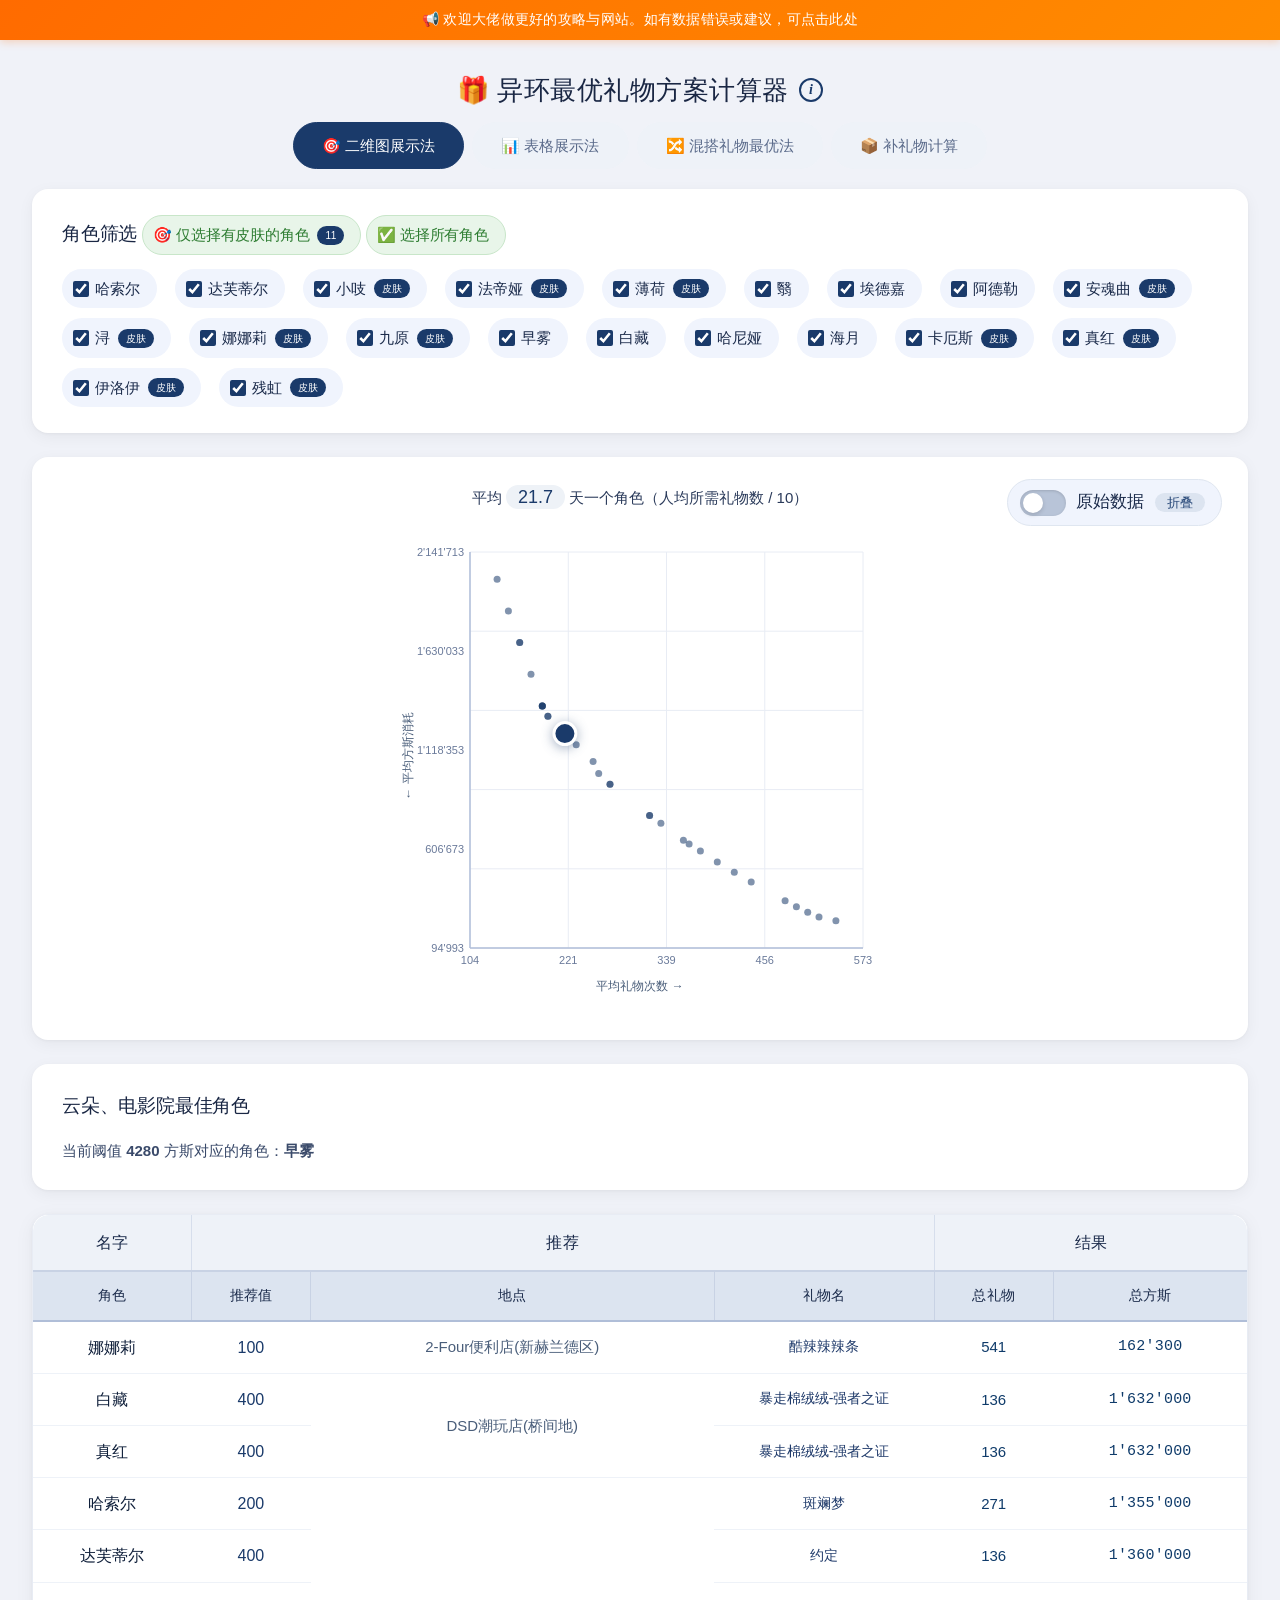
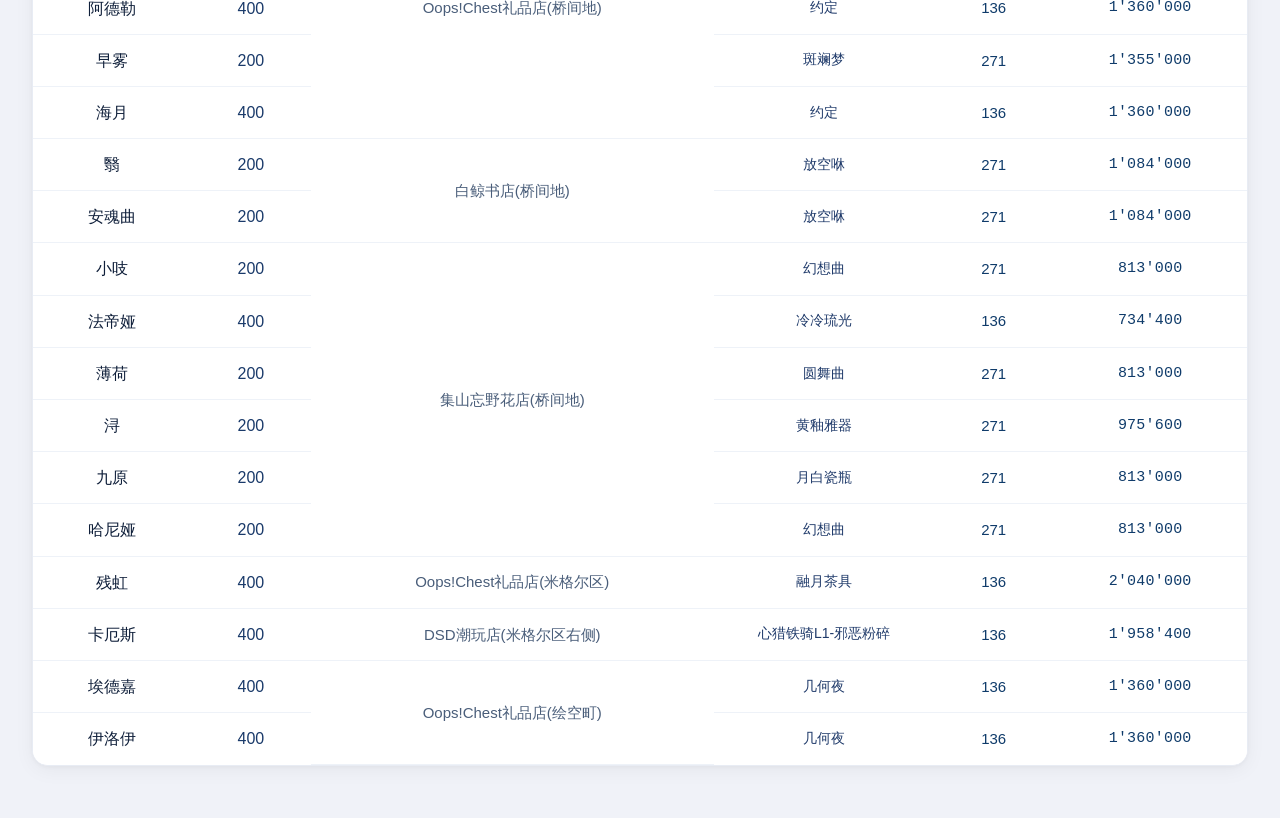
<file: index.html>
<!DOCTYPE html>
<html lang="zh">
<head>
    <meta charset="UTF-8">
    <meta name="viewport" content="width=device-width, initial-scale=1.0, maximum-scale=1.0, user-scalable=yes">
    <title>异环最优礼物方案计算器</title>
    <link rel="stylesheet" href="style.css">
    <script src="https://html2canvas.hertzen.com/dist/html2canvas.min.js"></script>
</head>

<body>

    <!-- 公告栏 -->
    <div class="announcement-bar" id="announcementBar">欢迎大佬做更好的攻略与网站。如有数据错误或建议，可点击此处</div>

    <!-- 页面标题 -->
    <div class="page-header">
        <div class="title-row">
            <h1>🎁 异环最优礼物方案计算器</h1>
            <button class="help-btn" id="helpBtn" type="button" title="查看计算说明" aria-label="查看计算说明">i</button>
        </div>
    </div>

    <!-- 反馈弹窗 -->
    <div class="modal-overlay" id="modalOverlay">
        <div class="modal-card">
            <button class="modal-close" id="modalClose">&times;</button>
            <h3>📢 反馈与建议</h3>
            <p>如有数据错误或建议，可通过以下方式联系：</p>
            <p>
                <span class="contact-method">B站搜索 呵呵哒415 私信</span>
            </p>
            <p>或发送邮件至：</p>
            <p>
                <a class="email-link" href="mailto:3286687509@qq.com">3286687509@qq.com</a>
            </p>
        </div>
    </div>

    <!-- 计算说明弹窗 -->
    <div class="modal-overlay" id="helpOverlay">
        <div class="modal-card help-card">
            <button class="modal-close" id="helpClose">&times;</button>
            <h3>📐 计算说明</h3>
            <div class="help-body">
                <div class="help-section">
                    <h4>1. 为什么要做此网站？</h4>
                    <p>可能出现给A角色2个100好感度的礼物 + 给B角色1个400好感度的礼物，比共送3个200好感度的礼物更便宜的情况。若只凭直觉选礼物，很可能在不知不觉中多花方斯。本网站旨在找到全角色的<b>最优礼物方案</b>，避免这类损失。</p>
                    <p>此外还增加了地点整合与排序方便购买</p>
                </div>
                <div class="help-section">
                    <h4>2. 一个角色只送一种礼物的方案（非混合），其计算逻辑是什么？</h4>
                    <p>设定阈值 <strong>T</strong> 为你愿意为省下一次送礼机会多花多少方斯。当 <strong>e200 ≤ T</strong> 时，升到 200 档更划算；当 <strong>e400 ≤ T</strong> 时，升到 400 档。此逻辑可避免只对比单个角色的三档礼物，导致从全角色来看损失方斯。</p>
                </div>
                <div class="help-section">
                    <h4>3. e200 / e400 怎么算？</h4>
                    <div class="help-formula">e200 = ⌈200档价格 − 2 × 100档价格⌉</div>
                    <p>即用 1 个 200 档礼物替代 2 个 100 档礼物需要多花的方斯。</p>
                    <div class="help-formula">e400 = ⌈(400档价格 − 4 × 100档价格) ÷ 3⌉</div>
                    <p>即用 1 个 400 档礼物替代 4 个 100 档礼物时，每减少一件礼物平均多花的方斯（共省 3 件礼物，除以 3）。</p>
                </div>
                <div class="help-section">
                    <h4>4. 补礼物计算说明</h4>
                    <p>角色 <strong>8 级及以下</strong>的部分经验享受 +5% 好感加成（可能有 1 个礼物的误差），<strong>9 级及以上</strong>按基础值计算，结果向上取整为实际需要购买的礼物个数。</p>
                </div>
                <div class="help-section">
                    <h4>5. 混搭礼物算法（新模块「混搭礼物最优法」）</h4>
                    <p>算法枚举每个角色的全部合法混搭，先求出每个角色自己的（礼物数，方斯）帕累托前沿，再合并出全角色的<b>「平均天数 — 人均方斯」帕累托最优曲线</b>：曲线上的方案不会被任何其它方案在礼物数和方斯上同时击败（想要更少天数，必然要多花方斯）。</p>
                </div>
            </div>
        </div>
    </div>

    <div class="container">

        <!-- ===== 视图切换 Tab ===== -->
        <div class="view-tabs">
            <div class="view-tab active" data-view="chart">🎯 二维图展示法</div>
            <div class="view-tab" data-view="strategy">📊 表格展示法</div>
            <div class="view-tab" data-view="mixed">🔀 混搭礼物最优法</div>
            <div class="view-tab" data-view="gift">📦 补礼物计算</div>
        </div>

        <!-- ===== 角色筛选卡（两个视图共享） ===== -->
        <div class="card">
            <h3 id="roleFilterHeader" class="role-filter-header">
                角色筛选
                <span class="role role-action" id="btnSkinSelect">
                    🎯 仅选择有皮肤的角色
                    <span class="skin-badge" id="skinBadge">0</span>
                </span>
                <span class="role role-action" id="btnSelectAll">
                    ✅ 选择所有角色
                </span>
                <span class="role-toggle-arrow" id="roleToggleArrow">▼</span>
            </h3>
            <div class="roles" id="roles"></div>
        </div>

        <!-- ===== 图表视图 ===== -->
        <div id="chartView">

            <!-- 控制卡（二维图 + 开关） -->
            <div class="card">
                <div class="controls-row">
                    <!-- 图表 -->
                    <div class="chart-wrapper" id="chartWrapper">
                        <div class="chart-info" id="chartInfo"></div>
                        <div class="chart-svg-wrap">
                            <svg id="chartSvg" class="chart-svg" viewBox="0 0 480 480" preserveAspectRatio="xMidYMid meet"></svg>
                            <div class="chart-tooltip" id="chartTooltip"></div>
                        </div>
                    </div>
                </div>
                <!-- 原始数据开关（右上角） -->
                <div class="toggle-group toggle-top-right">
                    <label class="toggle-switch">
                        <input type="checkbox" id="toggleRaw">
                        <span class="toggle-slider"></span>
                    </label>
                    <span class="toggle-label" id="toggleLabel">
                        原始数据
                        <span class="badge" id="toggleBadge">折叠</span>
                    </span>
                </div>
            </div>

            <!-- 最佳角色卡 -->
            <div class="card" id="bestCharsCard">
                <h3>云朵、电影院最佳角色</h3>
                <div id="bestCharsContent" style="font-size:15px;color:#3a4a6a;line-height:1.8;">拖拽图表圆点以查看对应角色</div>
            </div>

            <!-- 表格 -->
            <div class="table-wrap">
                <table>
                    <thead>
                        <tr class="group">
                            <th colspan="1">名字</th>
                            <th colspan="5" class="raw-group-header">原始数据及计算</th>
                            <th colspan="3">推荐</th>
                            <th colspan="2">结果</th>
                        </tr>
                        <tr class="labels">
                            <th>角色</th>
                            <th class="raw-col">100</th>
                            <th class="raw-col">200</th>
                            <th class="raw-col">400</th>
                            <th class="raw-col">用200礼物减少</th>
                            <th class="raw-col">用400礼物减少</th>
                            <th class="col-choice">推荐值</th>
                            <th>地点</th>
                            <th>礼物名</th>
                            <th>总礼物</th>
                            <th>总方斯</th>
                        </tr>
                    </thead>
                    <tbody id="tbody"></tbody>
                </table>
            </div>

        </div><!-- #chartView -->

        <!-- ===== 方案对比视图 ===== -->
        <div id="strategyView" class="view-hidden">

            <div class="card">
                <div class="strategy-summary-bar">
                    <span class="strategy-count" id="strategyCount">0 种方案</span>
                    <span class="strategy-hint">天数越少，越偏向高价值礼物（省次数但费方斯）</span>
                    <button class="btn-screenshot" id="btnSaveAll" onclick="saveAllScreenshots()">📷 一键保存全部截图</button>
                </div>
                <div id="strategiesContainer"></div>
            </div>

        </div><!-- #strategyView -->

        <!-- ===== 混搭礼物最优法视图（新算法：单角色可混搭多档礼物） ===== -->
        <div id="mixedView" class="view-hidden">

            <div class="card">
                <div class="strategy-summary-bar">
                    <span class="strategy-count" id="mixedPointCount">0 个最优方案</span>
                    <span class="strategy-hint" id="mixedComputeTime"></span>
                    <button class="btn-screenshot" id="btnSaveMixed">📷 保存当前方案截图</button>
                </div>
                <div class="controls-row">
                    <div class="chart-wrapper">
                        <div class="mixed-min-bar">
                            <label class="mixed-min-label" for="mixedMinSelect">单样礼物最低
                                <select id="mixedMinSelect">
                                    <option value="0">0 件（不限）</option>
                                    <option value="10">10 件</option>
                                    <option value="20" selected>20 件</option>
                                    <option value="30">30 件</option>
                                    <option value="40">40 件</option>
                                    <option value="50">50 件</option>
                                    <option value="60">60 件</option>
                                    <option value="70">70 件</option>
                                    <option value="80">80 件</option>
                                    <option value="90">90 件</option>
                                    <option value="100">100 件</option>
                                </select>
                            </label>
                            <span class="mixed-min-hint" id="mixedMinHint">允许同一角色混搭 100/200/400 档礼物；任何礼物不足 20 件的方案已被剔除</span>
                        </div>
                        <div class="chart-info" id="mixedChartInfo">计算中…</div>
                        <div class="chart-svg-wrap">
                            <svg id="mixedChartSvg" class="chart-svg" viewBox="0 0 480 480" preserveAspectRatio="xMidYMid meet"></svg>
                            <div class="chart-tooltip" id="mixedChartTooltip"></div>
                        </div>
                    </div>
                </div>
            </div>

            <div class="card" id="mixedDetailCard">
                <h3>🎁 当前方案：各角色混搭明细 &amp; 购物清单</h3>
                <div id="mixedDetail"><div class="empty-state">请至少选择一个角色</div></div>
            </div>

        </div><!-- #mixedView -->

        <!-- ===== 补礼物计算视图（从二维图视图拆出的独立功能） ===== -->
        <div id="giftView" class="view-hidden">

            <!-- 补礼物计算 -->
            <div class="card gift-calc-card">
                <h3>📦 补礼物计算</h3>
                <div class="calc-row">
                    <div class="calc-field">
                        <label for="gcChar">角色</label>
                        <select id="gcChar"></select>
                    </div>
                    <div class="calc-field">
                        <label for="gcLevel">当前等级</label>
                        <select id="gcLevel">
                            <option value="0">0 级</option>
                            <option value="1">1 级</option>
                            <option value="2">2 级</option>
                            <option value="3">3 级</option>
                            <option value="4">4 级</option>
                            <option value="5">5 级</option>
                            <option value="6">6 级</option>
                            <option value="7">7 级</option>
                            <option value="8">8 级</option>
                            <option value="9">9 级</option>
                        </select>
                    </div>
                    <div class="calc-field">
                        <label for="gcExp">当前经验</label>
                        <input type="number" id="gcExp" value="0" min="0" step="1">
                    </div>
                </div>
                <div class="calc-result" id="gcResult">
                    <div class="result-sub">请选择角色和等级后查看计算结果</div>
                </div>
            </div>

        </div><!-- #giftView -->

    </div>

    <script src="data.js"></script>
    <script src="common.js"></script>
    <script src="script.js"></script>
    <script src="mixed.js"></script>

</body>
</html>
</file>
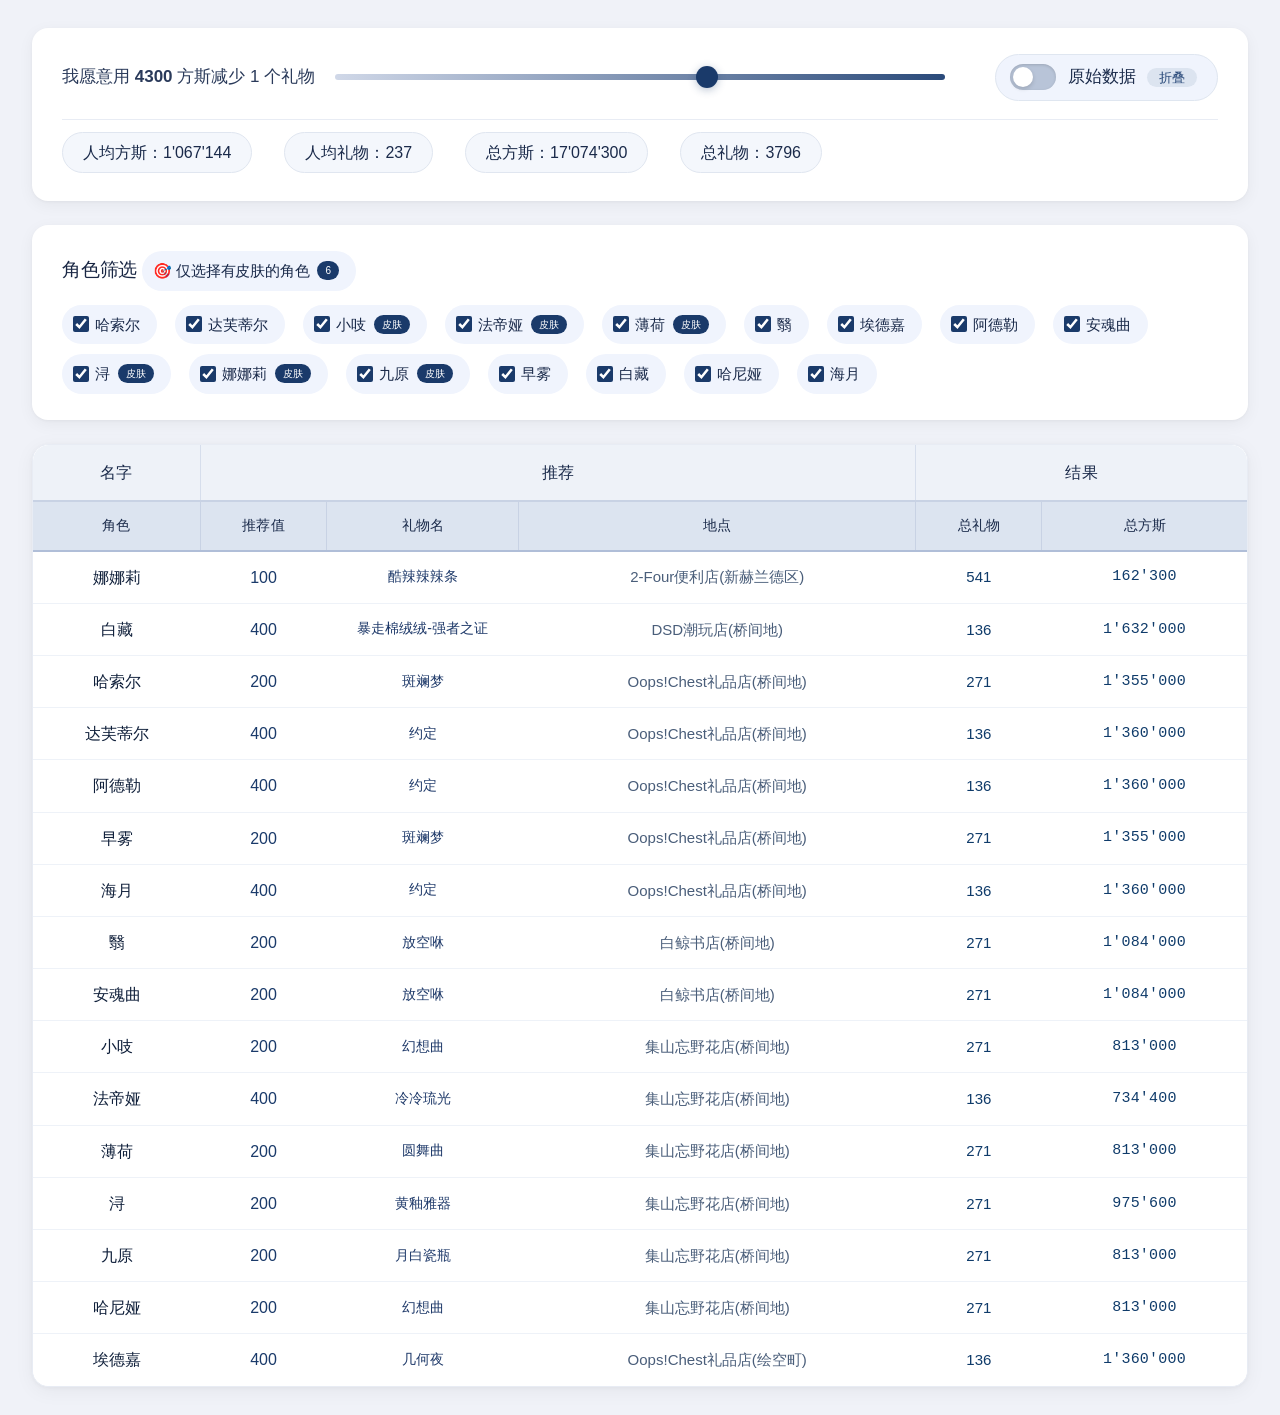
<file: 异环好感度计算.html>
<!DOCTYPE html>
<html lang="zh">
<head>
    <meta charset="UTF-8">
    <meta name="viewport" content="width=device-width, initial-scale=1.0, maximum-scale=1.0, user-scalable=yes">
    <title>礼物方斯策略系统</title>

    <style>
        /* ===== 全局重置 & 字体 ===== */
        * {
            box-sizing: border-box;
        }

        body {
            font-family: 'Inter', -apple-system, BlinkMacSystemFont, 'Segoe UI', Roboto, Helvetica, Arial, sans-serif;
            background: #f0f2f8;
            padding: 28px 32px;
            color: #1a1f2e;
            margin: 0;
            min-height: 100vh;
            font-size: 17px;
            line-height: 1.7;
        }

        .container {
            max-width: 1600px;
            margin: 0 auto;
        }

        /* ===== 卡片 ===== */
        .card {
            background: #ffffff;
            padding: 26px 30px;
            border-radius: 16px;
            box-shadow: 0 4px 16px rgba(0, 0, 0, 0.05), 0 1px 3px rgba(0, 0, 0, 0.04);
            margin-bottom: 24px;
            transition: box-shadow 0.2s;
        }

            .card:hover {
                box-shadow: 0 8px 28px rgba(0, 0, 0, 0.07);
            }

            .card h2,
            .card h3 {
                margin: 0 0 14px 0;
                font-weight: 500;
                font-size: 19px;
                color: #1a2744;
                letter-spacing: -0.01em;
            }

            .card h2 {
                font-size: 21px;
                display: flex;
                align-items: center;
                gap: 12px;
                flex-wrap: wrap;
            }

                .card h2 .slider-value {
                    background: #eef2f7;
                    padding: 4px 20px;
                    border-radius: 40px;
                    font-weight: 500;
                    color: #1a3a6a;
                    font-size: 24px;
                }

        /* ===== 控制行 ===== */
        .controls-row {
            display: flex;
            flex-wrap: wrap;
            align-items: center;
            gap: 28px 48px;
            margin-bottom: 18px;
        }

        .slider-group {
            display: flex;
            align-items: center;
            gap: 18px;
            flex-wrap: wrap;
            flex: 1 1 440px;
        }

            .slider-group label {
                font-weight: 400;
                color: #2a3a5a;
                white-space: nowrap;
                font-size: 17px;
            }

        .slider {
            flex: 1;
            min-width: 200px;
            height: 6px;
            -webkit-appearance: none;
            appearance: none;
            background: linear-gradient(to right, #d0d8e8, #2a4a7a);
            border-radius: 4px;
            outline: none;
            transition: background 0.2s;
        }

            .slider::-webkit-slider-thumb {
                -webkit-appearance: none;
                appearance: none;
                width: 22px;
                height: 22px;
                border-radius: 50%;
                background: #1a3a6a;
                cursor: pointer;
                box-shadow: 0 2px 8px rgba(26, 58, 106, 0.3);
                transition: transform 0.15s, box-shadow 0.15s;
            }

                .slider::-webkit-slider-thumb:hover {
                    transform: scale(1.12);
                    box-shadow: 0 4px 14px rgba(26, 58, 106, 0.4);
                }

            .slider::-moz-range-thumb {
                width: 22px;
                height: 22px;
                border-radius: 50%;
                background: #1a3a6a;
                cursor: pointer;
                border: none;
                box-shadow: 0 2px 8px rgba(26, 58, 106, 0.3);
            }

        /* ===== Toggle 开关（折叠） ===== */
        .toggle-group {
            display: flex;
            align-items: center;
            gap: 12px;
            background: #f0f4fd;
            padding: 8px 20px 8px 14px;
            border-radius: 40px;
            border: 1px solid #dfe6f0;
            transition: background 0.2s, border-color 0.2s;
            user-select: none;
        }

            .toggle-group:hover {
                background: #e8edf8;
                border-color: #c8d2e4;
            }

        .toggle-switch {
            position: relative;
            width: 46px;
            height: 26px;
            flex-shrink: 0;
            cursor: pointer;
        }

            .toggle-switch input {
                opacity: 0;
                width: 0;
                height: 0;
                position: absolute;
            }

        .toggle-slider {
            position: absolute;
            top: 0;
            left: 0;
            right: 0;
            bottom: 0;
            background: #b8c4d8;
            border-radius: 40px;
            transition: background 0.25s ease, box-shadow 0.25s ease;
            box-shadow: inset 0 1px 3px rgba(0, 0, 0, 0.15);
        }

            .toggle-slider::before {
                content: "";
                position: absolute;
                height: 20px;
                width: 20px;
                left: 3px;
                bottom: 3px;
                background: white;
                border-radius: 50%;
                transition: transform 0.25s ease, box-shadow 0.25s ease;
                box-shadow: 0 2px 4px rgba(0, 0, 0, 0.15);
            }

        .toggle-switch input:checked + .toggle-slider {
            background: #1a3a6a;
        }

            .toggle-switch input:checked + .toggle-slider::before {
                transform: translateX(20px);
                box-shadow: 0 2px 6px rgba(26, 58, 106, 0.3);
            }

        .toggle-label {
            font-weight: 400;
            font-size: 17px;
            color: #1a2a4a;
            white-space: nowrap;
            cursor: pointer;
        }

            .toggle-label .badge {
                background: #dce4f0;
                padding: 2px 12px;
                border-radius: 30px;
                font-size: 13px;
                font-weight: 400;
                color: #2a4a7a;
                margin-left: 6px;
            }


        /* ===== 汇总信息 ===== */
        .summary {
            font-weight: 400;
            font-size: 17px;
            display: flex;
            flex-wrap: wrap;
            gap: 16px 32px;
            padding: 12px 0 2px 0;
            border-top: 1px solid #e8ecf4;
            margin-top: 6px;
        }

            .summary span {
                background: #f4f7fc;
                padding: 6px 20px;
                border-radius: 40px;
                display: inline-flex;
                align-items: center;
                gap: 6px;
                color: #1a2a4a;
                font-size: 16px;
                border: 1px solid #e0e6f0;
                font-weight: 400;
            }

                .summary span.total-cost {
                    background: #f4f7fc;
                    border-color: #e0e6f0;
                    color: #1a2a4a;
                }

        /* ===== 角色选择 ===== */
        .roles {
            display: flex;
            flex-wrap: wrap;
            gap: 10px 18px;
            margin-top: 6px;
        }

        .role {
            background: #f0f4fd;
            padding: 6px 16px 6px 10px;
            border-radius: 30px;
            font-size: 15px;
            font-weight: 400;
            color: #1a2a4a;
            cursor: pointer;
            user-select: none;
            transition: background 0.15s, transform 0.1s;
            border: 1px solid transparent;
            display: inline-flex;
            align-items: center;
            gap: 6px;
        }

            .role:hover {
                background: #e4ebf8;
                transform: translateY(-1px);
            }

            .role input {
                margin: 0;
                accent-color: #1a3a6a;
                width: 16px;
                height: 16px;
                cursor: pointer;
            }

            .role .skin-badge {
                background: #1a3a6a;
                color: white;
                font-size: 10px;
                padding: 1px 8px;
                border-radius: 20px;
                font-weight: 500;
                margin-left: 2px;
            }

        /* ===== 表格容器 ===== */
        .table-wrap {
            overflow-x: auto;
            border-radius: 16px;
            box-shadow: 0 4px 20px rgba(0, 0, 0, 0.05), 0 1px 4px rgba(0, 0, 0, 0.04);
            background: white;
            border: 1px solid #e8ecf4;
            -webkit-overflow-scrolling: touch;
        }

        /* ===== 表格 ===== */
        table {
            width: 100%;
            border-collapse: collapse;
            font-size: 15px;
            min-width: 1150px;
            background: white;
            border-radius: 16px;
            overflow: hidden;
            line-height: 1.7;
        }

        /* ---------- 表头 ---------- */
        thead tr.group th {
            background: #eef2f8;
            color: #1a2a4a;
            padding: 14px 12px;
            font-size: 16px;
            font-weight: 500;
            letter-spacing: 0.2px;
            text-align: center;
            border-right: 1px solid #d6deec;
            border-bottom: 2px solid #c8d2e4;
        }

            thead tr.group th:last-child {
                border-right: none;
            }

            thead tr.group th:first-child {
                border-left: none;
            }

        /* 标签行 */
        thead tr.labels th {
            background: #dce4f0;
            color: #1a2a4a;
            padding: 12px 10px;
            font-size: 14px;
            font-weight: 500;
            text-align: center;
            border-right: 1px solid #c8d2e4;
            border-bottom: 2px solid #b0bed8;
            white-space: nowrap;
            letter-spacing: 0.1px;
        }

            thead tr.labels th:last-child {
                border-right: none;
            }

            thead tr.labels th.raw-col {
                background: #e4eaf5;
            }

        /* ---------- 表体 ---------- */
        tbody td {
            border-bottom: 1px solid #eef2f8;
            padding: 12px 10px;
            text-align: center;
            vertical-align: middle;
            font-size: 15px;
            background: white;
            transition: background 0.12s;
            font-weight: 400;
        }

        tbody tr:hover td {
            background: #f6faff;
        }

        tbody tr:last-child td {
            border-bottom: none;
        }

        /* 列样式 */
        .col-role {
            font-weight: 500;
            color: #0f1f3a;
            white-space: nowrap;
            font-size: 16px;
        }

        .col-giftname {
            font-size: 14px;
            color: #1f3a6a;
            white-space: nowrap;
            font-weight: 400;
            width: var(--giftname-width);
            min-width: var(--giftname-width);
            max-width: var(--giftname-width);
        }

        .col-location {
            font-size: 15px;
            color: #4a5e7a;
            white-space: nowrap;
            font-weight: 400;
        }

        .col-choice {
            font-weight: 500;
            color: #1a3a6a;
            font-size: 16px;
        }

        .col-gift,
        .col-cost {
            font-weight: 500;
            color: #0f3b6a;
        }

        .col-cost {
            font-family: 'Inter', monospace;
            letter-spacing: 0.2px;
        }

        /* ===== 折叠隐藏 ===== */
        .raw-col.hidden-raw {
            display: none !important;
        }

        thead tr.group th.raw-group-header.hidden-raw {
            display: none !important;
        }

        /* ============================================================
           移动端适配（纵向堆叠 + 隐藏推荐值列 + 地点两行 + 礼物名拆分）
           ============================================================ */
        @media (max-width: 700px) {
            body {
                padding: 16px 18px;
                font-size: 16px;
            }

            .card {
                padding: 18px 18px;
                margin-bottom: 18px;
            }

            /* 纵向堆叠控制行 */
            .controls-row {
                flex-direction: column;
                align-items: stretch;
                gap: 16px;
            }

            .slider-group {
                flex: 1 1 auto;
                flex-direction: column;
                align-items: stretch;
                gap: 8px;
            }

                .slider-group label {
                    white-space: normal;
                    font-size: 16px;
                    text-align: center;
                }

            .slider {
                min-width: unset;
                width: 100%;
                height: 8px;
            }

                .slider::-webkit-slider-thumb {
                    width: 26px;
                    height: 26px;
                }

                .slider::-moz-range-thumb {
                    width: 26px;
                    height: 26px;
                }

            .toggle-group {
                align-self: center;
                padding: 8px 18px 8px 12px;
            }

            .toggle-switch {
                width: 50px;
                height: 28px;
            }

            .toggle-slider::before {
                height: 22px;
                width: 22px;
                left: 3px;
                bottom: 3px;
            }

            .toggle-switch input:checked + .toggle-slider::before {
                transform: translateX(22px);
            }

            .toggle-label {
                font-size: 16px;
            }



            /* 汇总缩紧 */
            .summary {
                font-size: 15px;
                gap: 10px 18px;
            }

                .summary span {
                    padding: 4px 14px;
                    font-size: 14px;
                }

            /* ===== 隐藏“推荐值”列（第7列） ===== */
            thead tr.labels th:nth-child(7),
            tbody td:nth-child(7) {
                display: none !important;
            }

            /* 表格更紧凑 */
            table {
                font-size: 13px;
                min-width: 700px;
            }

            thead tr.labels th {
                font-size: 12px;
                padding: 8px 4px;
            }

            tbody td {
                padding: 8px 0px;
                font-size: 13px;
            }

            .col-role {
                font-size: 14px;
            }

            /* 礼物名列：根据最长礼物名/2 固定宽度，允许换行 */
            .col-giftname {
                font-size: 12px;
                white-space: normal;
                word-break: break-word;
                line-height: 1.4;
                width: var(--giftname-width-mobile);
                min-width: var(--giftname-width-mobile);
                max-width: var(--giftname-width-mobile);
            }

            .col-location {
                font-size: 13px;
                white-space: normal;
                word-break: break-word;
                max-width: 80px;
                line-height: 1.4;
            }

            .col-choice {
                display: none !important;
            }

            .col-gift,
            .col-cost {
                font-size: 13px;
            }

            .card h2 {
                font-size: 18px;
            }

                .card h2 .slider-value {
                    font-size: 20px;
                }

            .role {
                font-size: 14px;
                padding: 4px 12px 4px 8px;
            }
        }

        @media (max-width: 500px) {
            body {
                padding: 12px 12px;
                font-size: 15px;
            }

            .card {
                padding: 14px 14px;
            }

                .card h2 {
                    font-size: 16px;
                }

                    .card h2 .slider-value {
                        font-size: 17px;
                        padding: 2px 14px;
                    }

            .slider-group label {
                font-size: 15px;
            }

            .toggle-label {
                font-size: 15px;
            }

            .summary {
                font-size: 13px;
                gap: 8px 12px;
            }

                .summary span {
                    padding: 4px 10px;
                    font-size: 12px;
                }

            table {
                font-size: 12px;
                min-width: 600px;
            }

            thead tr.labels th {
                font-size: 11px;
                padding: 6px 3px;
            }

            tbody td {
                padding: 6px 3px;
                font-size: 12px;
            }

            .col-role {
                font-size: 13px;
            }

            .col-giftname {
                font-size: 11px;
                white-space: normal;
                word-break: break-word;
                line-height: 1.4;
                width: var(--giftname-width-mobile);
                min-width: var(--giftname-width-mobile);
                max-width: var(--giftname-width-mobile);
            }

            .col-location {
                font-size: 12px;
                max-width: 65px;
                white-space: normal;
                word-break: break-word;
                line-height: 1.4;
            }

            .col-gift,
            .col-cost {
                font-size: 12px;
            }

            .role {
                font-size: 13px;
                padding: 4px 10px 4px 6px;
            }

                .role input {
                    width: 14px;
                    height: 14px;
                }
        }

        /* ===== 平滑过渡 ===== */
        .raw-col {
            transition: display 0.2s ease;
        }

        .table-wrap::-webkit-scrollbar {
            height: 8px;
        }

        .table-wrap::-webkit-scrollbar-track {
            background: #eef2f8;
            border-radius: 4px;
        }

        .table-wrap::-webkit-scrollbar-thumb {
            background: #c8d2e4;
            border-radius: 4px;
        }

            .table-wrap::-webkit-scrollbar-thumb:hover {
                background: #a8b6d0;
            }
    </style>
</head>

<body>

    <div class="container">

        <!-- ===== 控制卡（含汇总） ===== -->
        <div class="card">
            <div class="controls-row">

                <!-- 滑块 -->
                <div class="slider-group">
                    <label for="slider">我愿意用 <strong id="value" class="slider-value">4 300</strong> 方斯减少 1 个礼物</label>
                    <input type="range"
                           min="0"
                           max="7000"
                           value="4300"
                           step="100"
                           id="slider"
                           class="slider">
                </div>

                <!-- 折叠开关 -->
                <div class="toggle-group">
                    <label class="toggle-switch">
                        <input type="checkbox" id="toggleRaw">
                        <span class="toggle-slider"></span>
                    </label>
                    <span class="toggle-label" id="toggleLabel">
                        原始数据
                        <span class="badge" id="toggleBadge">折叠</span>
                    </span>
                </div>

            </div>

            <!-- 汇总信息 -->
            <div class="summary" id="summary"></div>
        </div>

        <!-- ===== 角色筛选卡 ===== -->
        <div class="card">
            <h3>角色筛选
                <span class="role" id="btnSkinSelect">
                    🎯 仅选择有皮肤的角色
                    <span class="skin-badge" id="skinBadge">0</span>
                </span>
            </h3>
            <div class="roles" id="roles"></div>
        </div>

        <!-- ===== 表格 ===== -->
        <div class="table-wrap">
            <table>
                <thead>
                    <tr class="group">
                        <th colspan="1">名字</th>
                        <th colspan="5" class="raw-group-header">原始数据及计算</th>
                        <th colspan="3">推荐</th>
                        <th colspan="2">结果</th>
                    </tr>
                    <tr class="labels">
                        <th>角色</th>
                        <th class="raw-col">100</th>
                        <th class="raw-col">200</th>
                        <th class="raw-col">400</th>
                        <th class="raw-col">用200礼物减少</th>
                        <th class="raw-col">用400礼物减少</th>
                        <th>推荐值</th>
                        <th>礼物名</th>
                        <th>地点</th>
                        <th>总礼物</th>
                        <th>总方斯</th>
                    </tr>
                </thead>
                <tbody id="tbody"></tbody>
            </table>
        </div>

    </div>

    <script>
        /* ============================================================
           1. 数据层（含 hasSkin）
           ============================================================ */
        const data = [{
            name: "哈索尔",
            name100: "缤纷轻食沙拉",
            c100: 450,
            l100: "食为天家庭餐厅(桥间地)",
            name200: "斑斓梦",
            c200: 5000,
            l200: "Oops!Chest礼品店(桥间地)",
            name400: "轨道之心",
            c400: 20000,
            l400: "布朗电器店(米格尔区)",
            hasSkin: false
        }, {
            name: "达芙蒂尔",
            name100: "猫猫惬意鱼治摸茶",
            c100: 450,
            l100: "抽风猫奶茶铺(桥间地)",
            name200: "永恒的洁白",
            c200: 5400,
            l200: "集山忘野花店(绘空町)",
            name400: "约定",
            c400: 10000,
            l400: "Oops!Chest礼品店(桥间地)",
            hasSkin: false
        }, {
            name: "小吱",
            name100: "猫猫猛锤荔蒲芋头布丁奶茶",
            c100: 450,
            l100: "抽风猫奶茶铺(桥间地)",
            name200: "幻想曲",
            c200: 3000,
            l200: "集山忘野花店(桥间地)",
            name400: "跳跳兔盒",
            c400: 20000,
            l400: "布朗电器店(桥间地)",
            hasSkin: true
        }, {
            name: "法帝娅",
            name100: "经典三重奏",
            c100: 660,
            l100: "玛雷尼披萨餐厅(桥间地)",
            name200: "恒",
            c200: 7500,
            l200: "Oops!Chest礼品店(绘空町)",
            name400: "冷冷琉光",
            c400: 5400,
            l400: "集山忘野花店(桥间地)",
            hasSkin: true
        }, {
            name: "薄荷",
            name100: "咕比脆",
            c100: 300,
            l100: "2-Four便利店(米格尔区)",
            name200: "圆舞曲",
            c200: 3000,
            l200: "集山忘野花店(桥间地)",
            name400: "浅绯祈-月影流光",
            c400: 18000,
            l400: "DSD潮玩店(绘空町)",
            hasSkin: true
        }, {
            name: "翳",
            name100: "鲍勃茶园",
            c100: 300,
            l100: "2-Four便利店(米格尔区)",
            name200: "放空咻",
            c200: 4000,
            l200: "白鲸书店(桥间地)",
            name400: "白玉盏",
            c400: 20000,
            l400: "布朗电器店(米格尔区)",
            hasSkin: false
        }, {
            name: "埃德嘉",
            name100: "咔叽玛薯霸",
            c100: 300,
            l100: "咔叽玛快餐店(桥间地)",
            name200: "老大的肯定",
            c200: 4000,
            l200: "白鲸书店(桥间地)",
            name400: "几何夜",
            c400: 10000,
            l400: "Oops!Chest礼品店(绘空町)",
            hasSkin: false
        }, {
            name: "阿德勒",
            name100: "净化守护含片",
            c100: 420,
            l100: "竹本清源药妆店(桥间地)",
            name200: "金环青影",
            c200: 3600,
            l200: "集山忘野花店(桥间地)",
            name400: "约定",
            c400: 10000,
            l400: "Oops!Chest礼品店(桥间地)",
            hasSkin: false
        }, {
            name: "安魂曲",
            name100: "番茄百分百",
            c100: 300,
            l100: "番茄百分百专卖售货机(桥间地)",
            name200: "放空咻",
            c200: 4000,
            l200: "白鲸书店(桥间地)",
            name400: "跳跳兔盒",
            c400: 20000,
            l400: "布朗电器店(桥间地)",
            hasSkin: false
        }, {
            name: "浔",
            name100: "千代家自酿生啤",
            c100: 300,
            l100: "卜多力居酒屋(桥间地)",
            name200: "黄釉雅器",
            c200: 3600,
            l200: "集山忘野花店(桥间地)",
            name400: "金月",
            c400: 15000,
            l400: "布朗电器店(绘空町)",
            hasSkin: true
        }, {
            name: "娜娜莉",
            name100: "酷辣辣辣条",
            c100: 300,
            l100: "2-Four便利店(新赫兰德区)",
            name200: "灼眼的绯红",
            c200: 5400,
            l200: "集山忘野花店(绘空町)",
            name400: "心猎铁骑L1-静待胜机",
            c400: 14400,
            l400: "DSD潮玩店(桥间地)",
            hasSkin: true
        }, {
            name: "九原",
            name100: "魔法膨胀全麦面包",
            c100: 360,
            l100: "2-Four便利店(桥间地)",
            name200: "月白瓷瓶",
            c200: 3000,
            l200: "集山忘野花店(桥间地)",
            name400: "轨道之心",
            c400: 20000,
            l400: "布朗电器店(米格尔区)",
            hasSkin: true
        }, {
            name: "早雾",
            name100: "再来一口!「牛奶味」",
            c100: 360,
            l100: "2-Four便利店(桥间地)",
            name200: "斑斓梦",
            c200: 5000,
            l200: "Oops!Chest礼品店(桥间地)",
            name400: "跳跳兔盒",
            c400: 20000,
            l400: "布朗电器店(桥间地)",
            hasSkin: false
        }, {
            name: "白藏",
            name100: "元气儿童套餐",
            c100: 450,
            l100: "食为天家庭餐厅(桥间地)",
            name200: "灿烂之约",
            c200: 4500,
            l200: "集山忘野花店(绘空町)",
            name400: "暴走棉绒绒-强者之证",
            c400: 12000,
            l400: "DSD潮玩店(桥间地)",
            hasSkin: false
        }, {
            name: "哈尼娅",
            name100: "酷辣辣辣条",
            c100: 300,
            l100: "2-Four便利店(新赫兰德区)",
            name200: "幻想曲",
            c200: 3000,
            l200: "集山忘野花店(桥间地)",
            name400: "浅绯祈-绯红之名",
            c400: 18000,
            l400: "DSD潮玩店(绘空町)",
            hasSkin: false
        }, {
            name: "海月",
            name100: "巨嘴奶黄包",
            c100: 300,
            l100: "巨嘴包子店(桥间地)",
            name200: "幻想曲",
            c200: 3000,
            l200: "集山忘野花店(桥间地)",
            name400: "约定",
            c400: 10000,
            l400: "Oops!Chest礼品店(桥间地)",
            hasSkin: false
        }];

        /* ============================================================
           2. 建模 + 校验
           ============================================================ */
        function buildModel(raw) {
            return raw.map(r => {
                const ok =
                    Number.isFinite(r.c100) &&
                    Number.isFinite(r.c200) &&
                    Number.isFinite(r.c400) &&
                    r.c100 > 0 && r.c200 > 0 && r.c400 > 0;
                if (!ok) {
                    console.warn("非法数据：", r);
                    return null;
                }
                return {
                    ...r,
                    e200: Math.ceil(r.c200 - 2 * r.c100),
                    e400: Math.ceil((r.c400 - 4 * r.c100) / 3)
                };
            }).filter(Boolean);
        }

        const model = buildModel(data);

        /* ============================================================
           3. 测量最长礼物名 & 设置列宽（CSS 变量）
           ============================================================ */
        function measureGiftNameColumn() {
            const isMobile = window.innerWidth < 700;
            // 收集所有可能的礼物名
            const allNames = [];
            model.forEach(r => {
                allNames.push(r.name100, r.name200, r.name400);
            });

            // 创建隐藏测量元素（使用与 .col-giftname 相同的字体）
            const measurer = document.createElement('span');
            measurer.style.position = 'absolute';
            measurer.style.visibility = 'hidden';
            measurer.style.whiteSpace = 'nowrap';
            measurer.style.fontFamily = "'Inter', -apple-system, BlinkMacSystemFont, 'Segoe UI', Roboto, Helvetica, Arial, sans-serif";
            measurer.style.fontSize = isMobile ? '12px' : '14px';
            document.body.appendChild(measurer);

            let maxWidth = 0;
            allNames.forEach(name => {
                if (!name) return;
                if (isMobile && name.includes('-')) {
                    // 移动端考虑 splitGiftName 拆分后的最宽片段
                    const idx = name.indexOf('-');
                    measurer.textContent = name.substring(0, idx);
                    maxWidth = Math.max(maxWidth, measurer.offsetWidth);
                    measurer.textContent = name.substring(idx);
                    maxWidth = Math.max(maxWidth, measurer.offsetWidth);
                } else {
                    measurer.textContent = name;
                    maxWidth = Math.max(maxWidth, measurer.offsetWidth);
                }
            });

            document.body.removeChild(measurer);

            // 加上 td padding 余量（左右共约 20px）
            const pcWidth = maxWidth + 24;
            // 移动端：最长名一半宽度 + 少量余量，让内容均分换行
            const mobileWidth = Math.ceil(maxWidth * 0.55);

            document.documentElement.style.setProperty('--giftname-width', pcWidth + 'px');
            document.documentElement.style.setProperty('--giftname-width-mobile', mobileWidth + 'px');
        }

        measureGiftNameColumn();

        /* ============================================================
           4. UI 引用
           ============================================================ */
        const slider = document.getElementById("slider");
        const valueSpan = document.getElementById("value");
        const tbody = document.getElementById("tbody");
        const summary = document.getElementById("summary");
        const rolesDiv = document.getElementById("roles");
        const toggleRaw = document.getElementById("toggleRaw");
        const toggleLabel = document.getElementById("toggleLabel");
        const toggleBadge = document.getElementById("toggleBadge");
        const btnSkinSelect = document.getElementById("btnSkinSelect");
        const skinBadge = document.getElementById("skinBadge");

        /* ============================================================
           4. 工具函数
           ============================================================ */
        function formatNumber(num) {
            return Math.round(num)
                .toString()
                .replace(/\B(?=(\d{3})+(?!\d))/g, "'");
        }

        function choose(r, T) {
            if (r.e400 <= T) return 400;
            if (r.e200 <= T) return 200;
            return 100;
        }

        function getPrice(r, t) {
            return t === 100 ? r.c100 : t === 200 ? r.c200 : r.c400;
        }

        function getGiftName(r, t) {
            return t === 100 ? r.name100 : t === 200 ? r.name200 : r.name400;
        }

        function getLocation(r, t) {
            return t === 100 ? r.l100 : t === 200 ? r.l200 : r.l400;
        }

        // 拆分地点为店名和区域（用于移动端两行显示）
        function splitLocation(loc) {
            const match = loc.match(/^(.*?)\(([^)]+)\)$/);
            if (match) {
                return { name: match[1].trim(), area: `(${match[2].trim()})` };
            }
            return { name: loc, area: '' };
        }

        // 拆分礼物名：将 "-" 及其后面的部分放到下一行（仅移动端）
        function splitGiftName(name, isMobile) {
            if (!isMobile || !name || !name.includes('-')) return name;
            const idx = name.indexOf('-');
            const before = name.substring(0, idx);
            const after = name.substring(idx); // 包含 "-"
            return `${before}<br>${after}`;
        }

        /* ============================================================
           5. 初始化角色复选框
           ============================================================ */
        let skinCount = 0;
        model.forEach((r, i) => {
            if (r.hasSkin) skinCount++;
            const skinLabel = r.hasSkin ? ' <span class="skin-badge">皮肤</span>' : '';
            rolesDiv.innerHTML += `
                                <label class="role">
                                    <input type="checkbox" id="r${i}" checked>
                                    ${r.name}${skinLabel}
                                </label>`;
        });
        skinBadge.textContent = skinCount;

        /* ============================================================
           6. 折叠控制
           ============================================================ */
        function applyFoldState(hidden) {
            const rawElements = document.querySelectorAll('.raw-col, .raw-group-header');
            rawElements.forEach(el => {
                if (hidden) {
                    el.classList.add('hidden-raw');
                } else {
                    el.classList.remove('hidden-raw');
                }
            });
            if (hidden) {
                toggleBadge.textContent = '折叠';
                toggleLabel.innerHTML = '原始数据 <span class="badge" id="toggleBadge">折叠</span>';
            } else {
                toggleBadge.textContent = '展开';
                toggleLabel.innerHTML = '原始数据 <span class="badge" id="toggleBadge">展开</span>';
            }
        }

        toggleRaw.addEventListener('change', function () {
            applyFoldState(!this.checked);
        });

        toggleRaw.checked = false;
        applyFoldState(true);

        /* ============================================================
           7. 主更新逻辑（含皮肤筛选、排序、移动端拆分）
           ============================================================ */
        function update() {

            const T = Number(slider.value);
            valueSpan.innerText = T;

            // 判断是否为移动端（宽度 < 700px）
            const isMobile = window.innerWidth < 700;

            const selected = [];
            model.forEach((r, i) => {
                const cb = document.getElementById("r" + i);
                if (cb && cb.checked) {
                    const choice = choose(r, T);
                    const location = getLocation(r, choice);
                    const price = getPrice(r, choice);
                    const giftName = getGiftName(r, choice);
                    const gift = Math.ceil(54100 / choice);
                    const cost = Math.ceil(gift * price);
                    selected.push({
                        ...r,
                        choice,
                        location,
                        price,
                        giftName,
                        gift,
                        cost
                    });
                }
            });

            // 地点排序
            function parseLocation(loc) {
                const idx = loc.lastIndexOf('(');
                if (idx !== -1 && loc.endsWith(')')) {
                    const name = loc.substring(0, idx).trim();
                    const area = loc.substring(idx + 1, loc.length - 1).trim();
                    return { name, area };
                } else {
                    return { name: loc, area: '' };
                }
            }

            selected.sort((a, b) => {
                const pa = parseLocation(a.location);
                const pb = parseLocation(b.location);
                const areaComp = pa.area.localeCompare(pb.area, undefined, { sensitivity: 'base' });
                if (areaComp !== 0) return areaComp;
                return pa.name.localeCompare(pb.name, undefined, { sensitivity: 'base' });
            });

            // 渲染表格
            tbody.innerHTML = "";
            let totalGift = 0;
            let totalCost = 0;
            let count = selected.length;

            selected.forEach(r => {
                totalGift += r.gift;
                totalCost += r.cost;

                // 地点显示：移动端拆分为两行（店名 + 区域）
                let locationDisplay;
                if (isMobile) {
                    const parts = splitLocation(r.location);
                    locationDisplay = parts.area ? `${parts.name}<br>${parts.area}` : parts.name;
                } else {
                    locationDisplay = r.location;
                }

                // 礼物名显示：移动端将 "-" 及其后面部分拆到下一行
                const giftNameDisplay = splitGiftName(r.giftName, isMobile);

                tbody.innerHTML += `
                                    <tr>
                                        <td class="col-role">${r.name}</td>
                                        <td class="raw-col">${r.c100}</td>
                                        <td class="raw-col">${r.c200}</td>
                                        <td class="raw-col">${r.c400}</td>
                                        <td class="raw-col">${r.e200}</td>
                                        <td class="raw-col">${r.e400}</td>
                                        <td class="col-choice">${r.choice}</td>
                                        <td class="col-giftname">${giftNameDisplay}</td>
                                        <td class="col-location">${locationDisplay}</td>
                                        <td class="col-gift">${r.gift}</td>
                                        <td class="col-cost">${formatNumber(r.cost)}</td>
                                    </tr>`;
            });

            // 重新应用折叠状态
            const hidden = !toggleRaw.checked;
            if (hidden) {
                document.querySelectorAll('.raw-col, .raw-group-header').forEach(el => {
                    el.classList.add('hidden-raw');
                });
            } else {
                document.querySelectorAll('.raw-col, .raw-group-header').forEach(el => {
                    el.classList.remove('hidden-raw');
                });
            }

            // 汇总
            const avgCost = count ? totalCost / count : 0;
            const avgGift = count ? Math.round(totalGift / count) : 0;
            summary.innerHTML = `
                                <span>人均方斯：${formatNumber(avgCost)}</span>
                                <span>人均礼物：${avgGift}</span>
                                <span class="total-cost">总方斯：${formatNumber(totalCost)}</span>
                                <span>总礼物：${totalGift}</span>
                            `;
        }

        /* ============================================================
           8. 事件绑定（含窗口 resize 重新渲染）
           ============================================================ */
        slider.oninput = update;
        document.addEventListener("change", update);

        document.addEventListener('change', function (e) {
            if (e.target && e.target.id && e.target.id.startsWith('r')) {
                update();
            }
        });

        btnSkinSelect.addEventListener('click', function () {
            model.forEach((r, i) => {
                const cb = document.getElementById("r" + i);
                if (cb) {
                    cb.checked = r.hasSkin;
                }
            });
            update();
        });

        // 窗口尺寸变化时重新渲染，保证移动端两行切换
        let resizeTimer;
        window.addEventListener('resize', function () {
            clearTimeout(resizeTimer);
            resizeTimer = setTimeout(() => {
                measureGiftNameColumn();
                update();
            }, 100);
        });

        update();

        setTimeout(() => {
            const badge = document.getElementById('toggleBadge');
            if (badge) {
                const hidden = !toggleRaw.checked;
                badge.textContent = hidden ? '折叠' : '展开';
            }
        }, 10);
    </script>

</body>
</html>
</file>
<file: style.css>
/* ===== 全局重置 & 字体 ===== */
* {
    box-sizing: border-box;
}

body {
    font-family: 'Inter', -apple-system, BlinkMacSystemFont, 'Segoe UI', Roboto, Helvetica, Arial, sans-serif;
    background: #f0f2f8;
    padding: 0 32px 28px;
    color: #1a1f2e;
    margin: 0;
    min-height: 100vh;
    font-size: 17px;
    line-height: 1.7;
}

/* ===== 页面标题 ===== */
.page-header {
    text-align: center;
    padding: 28px 0 10px;
    margin: 0 -32px;
}

.page-header h1 {
    margin: 0;
    font-size: 26px;
    font-weight: 500;
    color: #1a2744;
    letter-spacing: 0.5px;
}

.page-header .page-subtitle {
    margin: 4px 0 0;
    font-size: 14px;
    color: #8a9ab8;
    font-weight: 400;
}

/* ===== 标题旁的 i 说明按钮 ===== */
.title-row {
    display: flex;
    align-items: center;
    justify-content: center;
    gap: 10px;
}

.help-btn {
    width: 24px;
    height: 24px;
    border-radius: 50%;
    border: 2px solid #1a3a6a;
    background: transparent;
    color: #1a3a6a;
    font-family: Georgia, 'Times New Roman', serif;
    font-style: italic;
    font-weight: 600;
    font-size: 14px;
    line-height: 1;
    padding: 0;
    cursor: pointer;
    display: inline-flex;
    align-items: center;
    justify-content: center;
    flex-shrink: 0;
    user-select: none;
    transition: background 0.15s, color 0.15s, transform 0.1s;
}

.help-btn:hover {
    background: #1a3a6a;
    color: #fff;
    transform: scale(1.1);
}

.help-btn:active {
    transform: scale(0.95);
}

/* ===== 公告栏 ===== */
.announcement-bar {
    background: linear-gradient(135deg, #ff6b00, #ff8c00);
    color: #fff;
    text-align: center;
    padding: 8px 16px;
    font-size: 14px;
    cursor: pointer;
    user-select: none;
    letter-spacing: 0.3px;
    box-shadow: 0 2px 8px rgba(255, 107, 0, 0.25);
    transition: background 0.2s;
    margin: 0 -32px;
}

.announcement-bar:hover {
    background: linear-gradient(135deg, #e85d00, #f07800);
}

.announcement-bar::before {
    content: '📢 ';
}

/* ===== 弹窗遮罩 ===== */
.modal-overlay {
    display: none;
    position: fixed;
    top: 0; left: 0; right: 0; bottom: 0;
    background: rgba(0, 0, 0, 0.45);
    z-index: 1000;
    align-items: center;
    justify-content: center;
}

.modal-overlay.open {
    display: flex;
}

.modal-card {
    background: #fff;
    border-radius: 16px;
    padding: 32px 28px 24px;
    max-width: 420px;
    width: 90%;
    box-shadow: 0 12px 40px rgba(0, 0, 0, 0.18);
    text-align: center;
    position: relative;
    animation: modalIn 0.25s ease;
}

@keyframes modalIn {
    from { opacity: 0; transform: translateY(-20px) scale(0.95); }
    to   { opacity: 1; transform: translateY(0) scale(1); }
}

.modal-close {
    position: absolute;
    top: 10px; right: 16px;
    background: none;
    border: none;
    font-size: 22px;
    color: #8a9ab8;
    cursor: pointer;
    padding: 4px 8px;
    border-radius: 6px;
    transition: color 0.15s, background 0.15s;
    line-height: 1;
}

.modal-close:hover {
    color: #1a2a4a;
    background: #eef2f8;
}

.modal-card h3 {
    margin: 0 0 16px;
    font-size: 20px;
    color: #ff6b00;
    font-weight: 500;
}

.modal-card p {
    margin: 8px 0;
    font-size: 15px;
    color: #3a4a6a;
    line-height: 1.8;
}

.modal-card .contact-method {
    display: inline-block;
    background: #fef5ec;
    color: #d45a00;
    padding: 3px 12px;
    border-radius: 20px;
    font-weight: 500;
    font-size: 14px;
    margin: 0 2px;
}

.modal-card .email-link {
    color: #1a3a6a;
    text-decoration: none;
    font-weight: 500;
    word-break: break-all;
}

.modal-card .email-link:hover {
    text-decoration: underline;
}

/* ===== 计算说明弹窗 ===== */
.modal-card.help-card {
    max-width: 560px;
    text-align: left;
    padding: 30px 32px 24px;
}

.help-card h3 {
    text-align: center;
}

.help-body {
    max-height: 62vh;
    overflow-y: auto;
    padding-right: 8px;
    margin-top: 4px;
}

.help-section {
    margin-bottom: 18px;
}

.help-section h4 {
    margin: 0 0 6px;
    font-size: 15px;
    font-weight: 600;
    color: #1a3a6a;
}

.help-section p {
    margin: 6px 0;
    font-size: 14px;
    color: #3a4a6a;
    line-height: 1.8;
}

.help-section strong {
    color: #1a2744;
}

.help-formula {
    background: #f0f4fd;
    border-radius: 8px;
    padding: 9px 14px;
    margin: 8px 0;
    font-size: 14px;
    font-weight: 500;
    color: #1a3a6a;
    font-family: 'Inter', monospace;
    letter-spacing: 0.2px;
}

.container {
    max-width: 1600px;
    margin: 0 auto;
}

/* ===== 卡片 ===== */
.card {
    background: #ffffff;
    padding: 26px 30px;
    border-radius: 16px;
    box-shadow: 0 4px 16px rgba(0, 0, 0, 0.05), 0 1px 3px rgba(0, 0, 0, 0.04);
    margin-bottom: 24px;
    transition: box-shadow 0.2s;
    position: relative;
}

.toggle-top-right {
    position: absolute;
    top: 22px;
    right: 26px;
}

.card:hover {
    box-shadow: 0 8px 28px rgba(0, 0, 0, 0.07);
}

.card h2,
.card h3 {
    margin: 0 0 14px 0;
    font-weight: 500;
    font-size: 19px;
    color: #1a2744;
    letter-spacing: -0.01em;
}

/* ===== 控制行 ===== */
.controls-row {
    display: flex;
    flex-wrap: wrap;
    align-items: stretch;
    gap: 24px 36px;
    margin-bottom: 18px;
}

/* ===== 曲线图 ===== */
.chart-wrapper {
    display: flex;
    flex-direction: column;
    align-items: center;
    flex: 1 1 420px;
    min-width: 300px;
}

.chart-svg-wrap {
    position: relative;
    width: 100%;
    max-width: 480px;
}

.chart-svg {
    width: 100%;
    height: auto;
    max-height: 480px;
    user-select: none;
    -webkit-user-select: none;
    touch-action: none;
    display: block;
}

/* ===== 悬停提示框 ===== */
.chart-tooltip {
    display: none;
    position: absolute;
    background: #ffffff;
    border: 1px solid #c8d2e4;
    border-radius: 10px;
    padding: 10px 14px;
    font-size: 13px;
    color: #1a2a4a;
    pointer-events: none;
    box-shadow: 0 4px 16px rgba(0,0,0,0.1);
    white-space: nowrap;
    z-index: 10;
    line-height: 1.7;
}

    .chart-tooltip.visible {
        display: block;
    }

.chart-info {
    font-size: 15px;
    color: #2a3a5a;
    line-height: 1.6;
    text-align: center;
    margin-bottom: 4px;
}

    .chart-info strong {
        color: #1a3a6a;
        font-weight: 500;
        background: #eef2f7;
        padding: 2px 12px;
        border-radius: 20px;
        font-size: 18px;
    }

#dragHandle {
    cursor: grab;
    filter: drop-shadow(0 2px 6px rgba(26, 58, 106, 0.4));
    transition: r 0.15s;
}

    #dragHandle:active {
        cursor: grabbing;
    }

    #dragHandle:hover {
        filter: drop-shadow(0 4px 12px rgba(26, 58, 106, 0.55));
    }

/* ===== Toggle 开关（折叠） ===== */
.toggle-group {
    display: flex;
    align-items: center;
    gap: 10px;
    background: #f0f4fd;
    padding: 8px 16px 8px 12px;
    border-radius: 40px;
    border: 1px solid #dfe6f0;
    transition: background 0.2s, border-color 0.2s;
    user-select: none;
    align-self: flex-start;
}

    .toggle-group:hover {
        background: #e8edf8;
        border-color: #c8d2e4;
    }

.toggle-switch {
    position: relative;
    width: 46px;
    height: 26px;
    flex-shrink: 0;
    cursor: pointer;
}

    .toggle-switch input {
        opacity: 0;
        width: 0;
        height: 0;
        position: absolute;
    }

.toggle-slider {
    position: absolute;
    top: 0;
    left: 0;
    right: 0;
    bottom: 0;
    background: #b8c4d8;
    border-radius: 40px;
    transition: background 0.25s ease, box-shadow 0.25s ease;
    box-shadow: inset 0 1px 3px rgba(0, 0, 0, 0.15);
}

    .toggle-slider::before {
        content: "";
        position: absolute;
        height: 20px;
        width: 20px;
        left: 3px;
        bottom: 3px;
        background: white;
        border-radius: 50%;
        transition: transform 0.25s ease, box-shadow 0.25s ease;
        box-shadow: 0 2px 4px rgba(0, 0, 0, 0.15);
    }

.toggle-switch input:checked + .toggle-slider {
    background: #1a3a6a;
}

    .toggle-switch input:checked + .toggle-slider::before {
        transform: translateX(20px);
        box-shadow: 0 2px 6px rgba(26, 58, 106, 0.3);
    }

.toggle-label {
    font-weight: 400;
    font-size: 17px;
    color: #1a2a4a;
    white-space: nowrap;
    cursor: pointer;
}

    .toggle-label .badge {
        background: #dce4f0;
        padding: 2px 12px;
        border-radius: 30px;
        font-size: 13px;
        font-weight: 400;
        color: #2a4a7a;
        margin-left: 6px;
    }


/* ===== 角色筛选折叠箭头 ===== */
.role-toggle-arrow {
    display: none;
    font-size: 12px;
    margin-left: auto;
    transition: transform 0.25s ease;
    color: #6a7a9a;
}

.role-filter-header {
    cursor: default;
    user-select: none;
}

/* ===== 角色选择 ===== */
.roles {
    display: flex;
    flex-wrap: wrap;
    gap: 10px 18px;
    margin-top: 6px;
}

.role {
    background: #f0f4fd;
    padding: 6px 16px 6px 10px;
    border-radius: 30px;
    font-size: 15px;
    font-weight: 400;
    color: #1a2a4a;
    cursor: pointer;
    user-select: none;
    transition: background 0.15s, transform 0.1s;
    border: 1px solid transparent;
    display: inline-flex;
    align-items: center;
    gap: 6px;
}

    .role:hover {
        background: #e4ebf8;
        transform: translateY(-1px);
    }

    .role input {
        margin: 0;
        accent-color: #1a3a6a;
        width: 16px;
        height: 16px;
        cursor: pointer;
    }

    .role .skin-badge {
        background: #1a3a6a;
        color: white;
        font-size: 10px;
        padding: 1px 8px;
        border-radius: 20px;
        font-weight: 500;
        margin-left: 2px;
    }

/* 操作按钮（与普通角色标签区分） */
.role-action {
    background: #e8f5e9 !important;
    border: 1px solid #c8e6c9 !important;
    color: #2e7d32 !important;
    font-weight: 500;
}

    .role-action:hover {
        background: #c8e6c9 !important;
        border-color: #a5d6a7 !important;
    }

/* ===== 表格容器 ===== */
.table-wrap {
    overflow-x: auto;
    border-radius: 16px;
    box-shadow: 0 4px 20px rgba(0, 0, 0, 0.05), 0 1px 4px rgba(0, 0, 0, 0.04);
    background: white;
    border: 1px solid #e8ecf4;
    -webkit-overflow-scrolling: touch;
    margin-bottom: 24px;
}

/* ===== 表格 ===== */
table {
    width: 100%;
    border-collapse: collapse;
    font-size: 15px;
    min-width: 1150px;
    background: white;
    line-height: 1.7;
}
thead tr.group th:first-child {
    border-top-left-radius: 16px;
}
thead tr.group th:last-child {
    border-top-right-radius: 16px;
}

/* ---------- 表头 ---------- */
thead tr.group th {
    background: #eef2f8;
    color: #1a2a4a;
    padding: 14px 12px;
    font-size: 16px;
    font-weight: 500;
    letter-spacing: 0.2px;
    text-align: center;
    border-right: 1px solid #d6deec;
    border-bottom: 2px solid #c8d2e4;
}

    thead tr.group th:last-child {
        border-right: none;
    }

    thead tr.group th:first-child {
        border-left: none;
    }

/* 标签行 */
thead tr.labels th {
    background: #dce4f0;
    color: #1a2a4a;
    padding: 12px 10px;
    font-size: 14px;
    font-weight: 500;
    text-align: center;
    border-right: 1px solid #c8d2e4;
    border-bottom: 2px solid #b0bed8;
    white-space: nowrap;
    letter-spacing: 0.1px;
}

    thead tr.labels th:last-child {
        border-right: none;
    }

    thead tr.labels th.raw-col {
        background: #e4eaf5;
    }

/* ---------- 表体 ---------- */
tbody td {
    border-bottom: 1px solid #eef2f8;
    padding: 12px 10px;
    text-align: center;
    vertical-align: middle;
    font-size: 15px;
    background: white;
    transition: background 0.12s;
    font-weight: 400;
}

tbody tr:hover td {
    background: #f6faff;
}

tbody tr:last-child td {
    border-bottom: none;
}

/* 列样式 */
.col-role {
    font-weight: 500;
    color: #0f1f3a;
    white-space: nowrap;
    font-size: 16px;
}

.col-giftname {
    font-size: 14px;
    color: #1f3a6a;
    white-space: nowrap;
    font-weight: 400;
    width: var(--giftname-width);
    min-width: var(--giftname-width);
    max-width: var(--giftname-width);
}

.col-location {
    font-size: 15px;
    color: #4a5e7a;
    white-space: nowrap;
    font-weight: 400;
}

.col-choice {
    font-weight: 500;
    color: #1a3a6a;
    font-size: 16px;
}

.col-gift,
.col-cost {
    font-weight: 500;
    color: #0f3b6a;
}

.col-cost {
    font-family: 'Inter', monospace;
    letter-spacing: 0.2px;
}

/* ===== 折叠隐藏 ===== */
.raw-col.hidden-raw {
    display: none !important;
}

thead tr.group th.raw-group-header.hidden-raw {
    display: none !important;
}

/* ============================================================
   移动端适配（纵向堆叠 + 隐藏推荐值列 + 地点两行 + 礼物名拆分）
   ============================================================ */
@media (max-width: 900px) {
    body {
        padding: 16px 18px;
        padding-bottom: calc(16px + env(safe-area-inset-bottom, 60px));
        font-size: 16px;
    }

    .announcement-bar {
        margin: 0 -18px;
    }

    .card {
        padding: 18px 18px;
        margin-bottom: 18px;
    }

    .toggle-top-right {
        position: static;
        align-self: center;
        margin-top: 10px;
    }

    .toggle-group {
        padding: 5px 12px 5px 8px;
        font-size: 13px;
    }

    .toggle-label .badge {
        font-size: 10px;
        padding: 1px 8px;
    }

    .toggle-switch {
        width: 50px;
        height: 28px;
    }

    .toggle-slider::before {
        height: 22px;
        width: 22px;
        left: 3px;
        bottom: 3px;
    }

    .toggle-switch input:checked + .toggle-slider::before {
        transform: translateX(22px);
    }

    .toggle-label {
        font-size: 16px;
    }



    /* ===== 隐藏"推荐值"列 ===== */
    thead tr.labels th.col-choice,
    tbody td.col-choice {
        display: none !important;
    }

    /* 表格更紧凑 */
    table {
        font-size: 13px;
        min-width: 900px;
    }

    thead tr.labels th {
        font-size: 12px;
        padding: 8px 4px;
    }

    tbody td {
        padding: 8px 0px;
        font-size: 13px;
    }

    .col-role {
        font-size: 14px;
    }

    /* 礼物名列：根据最长礼物名/2 固定宽度，允许换行 */
    .col-giftname {
        font-size: 12px;
        white-space: normal;
        word-break: break-word;
        line-height: 1.4;
        width: var(--giftname-width-mobile);
        min-width: var(--giftname-width-mobile);
        max-width: var(--giftname-width-mobile);
    }

    .col-location {
        font-size: 13px;
        white-space: normal;
        word-break: break-word;
        max-width: 80px;
        line-height: 1.4;
    }

    .col-choice {
        display: none !important;
    }

    .col-gift,
    .col-cost {
        font-size: 13px;
    }

    .card h2 {
        font-size: 18px;
    }

    .role {
        font-size: 14px;
        padding: 4px 12px 4px 8px;
    }

    /* 角色筛选折叠 */
    .role-toggle-arrow {
        display: inline-block;
    }

    .role-filter-header {
        cursor: pointer;
    }

    .roles {
        display: none;
    }

        .roles.open {
            display: flex;
        }

    .role-toggle-arrow.open {
        transform: rotate(180deg);
    }
}

@media (max-width: 500px) {
    body {
        padding: 12px 12px;
        padding-bottom: calc(12px + env(safe-area-inset-bottom, 60px));
        font-size: 15px;
    }

    .announcement-bar {
        margin: 0 -12px;
        font-size: 12px;
        padding: 6px 12px;
    }

    .toggle-top-right {
        margin-top: 6px;
    }

    .toggle-group {
        padding: 4px 10px 4px 6px;
    }

    .toggle-switch {
        width: 32px;
        height: 18px;
    }

    .toggle-slider::before {
        height: 14px;
        width: 14px;
        left: 2px;
        bottom: 2px;
    }

    .toggle-switch input:checked + .toggle-slider::before {
        transform: translateX(14px);
    }

    .toggle-label {
        font-size: 12px;
    }

        .toggle-label .badge {
            font-size: 9px;
            padding: 1px 6px;
        }

    .card {
        padding: 14px 14px;
    }

        .card h2 {
            font-size: 16px;
        }

    .toggle-label {
        font-size: 15px;
    }

    table {
        font-size: 12px;
        min-width: 600px;
    }

    thead tr.labels th {
        font-size: 11px;
        padding: 6px 3px;
    }

    tbody td {
        padding: 6px 3px;
        font-size: 12px;
    }

    .col-role {
        font-size: 13px;
    }

    .col-giftname {
        font-size: 11px;
        white-space: normal;
        word-break: break-word;
        line-height: 1.4;
        width: var(--giftname-width-mobile);
        min-width: var(--giftname-width-mobile);
        max-width: var(--giftname-width-mobile);
    }

    .col-location {
        font-size: 12px;
        max-width: 65px;
        white-space: normal;
        word-break: break-word;
        line-height: 1.4;
    }

    .col-gift,
    .col-cost {
        font-size: 12px;
    }

    .role {
        font-size: 13px;
        padding: 4px 10px 4px 6px;
    }

        .role input {
            width: 14px;
            height: 14px;
        }
}

/* ===== 原始数据列折叠 ===== */

.table-wrap::-webkit-scrollbar {
    height: 8px;
}

.table-wrap::-webkit-scrollbar-track {
    background: #eef2f8;
    border-radius: 4px;
}

.table-wrap::-webkit-scrollbar-thumb {
    background: #c8d2e4;
    border-radius: 4px;
}

    .table-wrap::-webkit-scrollbar-thumb:hover {
        background: #a8b6d0;
    }

/* ============================================================
   暗色模式
   ============================================================ */
@media (prefers-color-scheme: dark) {
    body {
        background: #1a1d2a;
        color: #c8ccd8;
    }

    .page-header h1 {
        color: #d0d6e8;
    }

    .page-header .page-subtitle {
        color: #7a7e98;
    }

    .announcement-bar {
        background: linear-gradient(135deg, #d45a00, #e07000);
        box-shadow: 0 2px 8px rgba(180, 70, 0, 0.3);
    }

    .card {
        background: #252836;
        box-shadow: 0 4px 16px rgba(0, 0, 0, 0.2), 0 1px 3px rgba(0, 0, 0, 0.15);
    }

        .card:hover {
            box-shadow: 0 8px 28px rgba(0, 0, 0, 0.3);
        }

        .card h2,
        .card h3 {
            color: #c8cce0;
        }

    .toggle-group {
        background: #2a2d3e;
        border-color: #3a3d50;
    }

        .toggle-group:hover {
            background: #32354a;
            border-color: #4a4e65;
        }

    .toggle-slider {
        background: #5a5e78;
    }

    .toggle-switch input:checked + .toggle-slider {
        background: #4a7acc;
    }

    .toggle-label {
        color: #c0c4d8;
    }

        .toggle-label .badge {
            background: #3a3d50;
            color: #a0a8c0;
        }

    .chart-info {
        color: #b0b8d0;
    }

        .chart-info strong {
            color: #c8cce0;
            background: #2a2d3e;
        }

    .chart-tooltip {
        background: #252836;
        border-color: #4a4e65;
        color: #c8ccd8;
        box-shadow: 0 4px 16px rgba(0, 0, 0, 0.35);
    }

    /* 角色标签 */
    .role {
        background: #2a2d3e;
        color: #c0c4d8;
    }

        .role:hover {
            background: #353848;
        }

    /* 操作按钮暗色保持绿色调但降低亮度 */
    .role-action {
        background: #1b3a1e !important;
        border-color: #2d5a30 !important;
        color: #81c784 !important;
    }

        .role-action:hover {
            background: #224428 !important;
            border-color: #3a6e3e !important;
        }

    /* 表格 */
    .table-wrap {
        background: #252836;
        border-color: #3a3d50;
        box-shadow: 0 4px 20px rgba(0, 0, 0, 0.2), 0 1px 4px rgba(0, 0, 0, 0.15);
    }

    table {
        background: #252836;
    }

    thead tr.group th {
        background: #2a2d3e;
        color: #c0c4d8;
        border-right-color: #3a3d50;
        border-bottom-color: #4a4e65;
    }

    thead tr.labels th {
        background: #2f3246;
        color: #b0b8c8;
        border-right-color: #3a3d50;
        border-bottom-color: #4a4e65;
    }

        thead tr.labels th.raw-col {
            background: #32354a;
        }

    tbody td {
        background: #252836;
        border-bottom-color: #333648;
    }

    tbody tr:hover td {
        background: #2a2e40;
    }

    .col-role {
        color: #d0d6e8;
    }

    .col-giftname {
        color: #a0b0d0;
    }

    .col-location {
        color: #9098b0;
    }

    .col-choice,
    .col-gift,
    .col-cost {
        color: #a0b8e0;
    }

    /* 弹窗 */
    .modal-card {
        background: #252836;
        box-shadow: 0 12px 40px rgba(0, 0, 0, 0.4);
    }

        .modal-card h3 {
            color: #ff8c42;
        }

        .modal-card p {
            color: #a0a8c0;
        }

    .modal-close {
        color: #6a6e88;
    }

        .modal-close:hover {
            color: #c0c4d8;
            background: #32354a;
        }

    .modal-overlay {
        background: rgba(0, 0, 0, 0.65);
    }

    .modal-card .contact-method {
        background: #3a2818;
        color: #ff8c42;
    }

    .modal-card .email-link {
        color: #7aa2f0;
    }

    /* 计算说明弹窗（暗色） */
    .help-btn {
        border-color: #7aa2f0;
        color: #7aa2f0;
    }

        .help-btn:hover {
            background: #7aa2f0;
            color: #252836;
        }

    .help-section h4 {
        color: #a0b8e0;
    }

    .help-section p {
        color: #a0a8c0;
    }

    .help-section strong {
        color: #d0d6e8;
    }

    .help-formula {
        background: #2a2d3e;
        color: #a0b8e0;
    }

    /* 滚动条 */
    .table-wrap::-webkit-scrollbar-track {
        background: #2a2d3e;
    }

    .table-wrap::-webkit-scrollbar-thumb {
        background: #4a4e65;
    }

        .table-wrap::-webkit-scrollbar-thumb:hover {
            background: #5a5e78;
        }

    #bestCharsContent {
        color: #a0a8c0 !important;
    }

    .skin-badge {
        background: #4a7acc !important;
    }

    /* 移动端调整 */
    @media (max-width: 900px) {
        .card {
            box-shadow: 0 4px 16px rgba(0, 0, 0, 0.2);
        }

        .announcement-bar {
            margin: 0 -18px;
        }
    }

    @media (max-width: 500px) {
        .announcement-bar {
            margin: 0 -12px;
        }
    }

    /* 补礼物计算器 */
    .gift-calc-card .calc-row {
        display: flex;
        flex-wrap: wrap;
        gap: 16px 24px;
        align-items: flex-end;
        margin-bottom: 18px;
    }
    .gift-calc-card .calc-field {
        display: flex;
        flex-direction: column;
        gap: 4px;
        min-width: 140px;
    }
    .gift-calc-card .calc-field label {
        font-size: 13px;
        font-weight: 500;
        color: #5a6a8a;
        letter-spacing: 0.01em;
    }
    .gift-calc-card .calc-field select,
    .gift-calc-card .calc-field input {
        padding: 8px 14px;
        border: 1px solid #d8dce6;
        border-radius: 8px;
        font-size: 15px;
        font-family: inherit;
        background: #f8f9fc;
        color: #1a2744;
        outline: none;
        transition: border-color 0.15s, box-shadow 0.15s;
        min-width: 120px;
    }
    .gift-calc-card .calc-field select:focus,
    .gift-calc-card .calc-field input:focus {
        border-color: #4a7acc;
        box-shadow: 0 0 0 3px rgba(74, 122, 204, 0.1);
    }
    .gift-calc-card .calc-result {
        background: #f0f4fd;
        border-radius: 12px;
        padding: 18px 22px;
        margin-top: 6px;
    }
    .gift-calc-card .calc-result .result-main {
        font-size: 16px;
        font-weight: 600;
        color: #1a2744;
        margin-bottom: 8px;
    }
    .gift-calc-card .calc-result .result-sub {
        font-size: 13px;
        color: #5a6a8a;
        line-height: 1.6;
    }
    .gift-calc-card .calc-note {
        font-size: 12px;
        color: #8a8ea8;
        margin-top: 10px;
        line-height: 1.6;
    }
    .gift-calc-card .calc-note span {
        background: #fff3e0;
        color: #e65100;
        padding: 1px 8px;
        border-radius: 4px;
        font-weight: 500;
    }
    .gift-calc-card .result-table {
        width: 100%;
        border-collapse: collapse;
        font-size: 14px;
        margin-top: 10px;
    }
    .gift-calc-card .result-table th {
        text-align: left;
        font-weight: 500;
        color: #5a6a8a;
        padding: 4px 8px;
        font-size: 13px;
        border-bottom: 1px solid #d8dce6;
    }
    .gift-calc-card .result-table td {
        padding: 6px 8px;
        color: #1a2744;
        font-weight: 500;
    }
    .gift-calc-card .result-table .cost-col {
        color: #c62828;
        font-weight: 600;
    }
    .gift-calc-card .result-table .optimal-row {
        background: #e8f5e9;
    }
    .gift-calc-card .result-table .optimal-row td {
        font-weight: 700;
        color: #1b5e20;
    }
}

/* 补礼物计算器 暗色模式 */
@media (prefers-color-scheme: dark) {
    .gift-calc-card .calc-field label {
        color: #a0a8c0;
    }
    .gift-calc-card .calc-field select,
    .gift-calc-card .calc-field input {
        background: #2a2d3e;
        border-color: #3a3d50;
        color: #c8cce0;
    }
    .gift-calc-card .calc-field select:focus,
    .gift-calc-card .calc-field input:focus {
        border-color: #5a8adc;
        box-shadow: 0 0 0 3px rgba(90, 138, 220, 0.15);
    }
    .gift-calc-card .calc-result {
        background: #2a2d3e;
    }
    .gift-calc-card .calc-result .result-main {
        color: #c8cce0;
    }
    .gift-calc-card .calc-result .result-sub {
        color: #a0a8c0;
    }
    .gift-calc-card .calc-note {
        color: #8a8ea8;
    }
    .gift-calc-card .calc-note span {
        background: #3e2a1a;
        color: #ffab40;
    }
    .gift-calc-card .result-table th {
        color: #a0a8c0;
        border-bottom-color: #3a3d50;
    }
    .gift-calc-card .result-table td {
        color: #c8cce0;
    }
    .gift-calc-card .result-table .cost-col {
        color: #ef5350;
    }
    .gift-calc-card .result-table .optimal-row {
        background: #1a3a2a;
    }
    .gift-calc-card .result-table .optimal-row td {
        font-weight: 700;
        color: #81c784;
    }
}

/* ============================================================
   视图切换 Tab
   ============================================================ */
.view-tabs {
    display: flex;
    gap: 8px;
    margin-bottom: 20px;
    justify-content: center;
}

.view-tab {
    padding: 10px 28px;
    border-radius: 30px;
    font-size: 15px;
    font-weight: 500;
    cursor: pointer;
    user-select: none;
    background: #eef2f8;
    color: #5a6a8a;
    border: 1px solid transparent;
    transition: background 0.15s, color 0.15s, border-color 0.15s;
}

.view-tab:hover {
    background: #dce4f0;
    color: #3a4a6a;
}

.view-tab.active {
    background: #1a3a6a;
    color: #fff;
    border-color: #1a3a6a;
}

.view-hidden {
    display: none !important;
}

/* ===== 策略数量指示 ===== */
.strategy-summary-bar {
    display: flex;
    align-items: center;
    gap: 12px;
    margin-bottom: 20px;
    flex-wrap: wrap;
}

.strategy-count {
    background: #1a3a6a;
    color: white;
    padding: 4px 16px;
    border-radius: 30px;
    font-size: 14px;
    font-weight: 500;
}

.strategy-hint {
    font-size: 14px;
    color: #8a9ab8;
}

/* ===== 策略容器 ===== */
.strategies-grid {
    display: grid;
    grid-template-columns: 1fr 1fr;
    gap: 20px;
}

/* ===== 策略卡片 ===== */
.strategy-card {
    background: #ffffff;
    border-radius: 16px;
    box-shadow: 0 4px 16px rgba(0, 0, 0, 0.05), 0 1px 3px rgba(0, 0, 0, 0.04);
    border: 2px solid #8a9ab8;
    overflow: hidden;
    transition: box-shadow 0.2s;
}

.strategy-card:hover {
    box-shadow: 0 8px 28px rgba(0, 0, 0, 0.07);
}

.strategy-header {
    background: #f6f8fc;
    padding: 16px 24px;
    border-bottom: 1px solid #e8ecf4;
    display: flex;
    flex-wrap: wrap;
    align-items: baseline;
    gap: 12px 24px;
}

.strategy-header .t-label {
    font-size: 14px;
    color: #6a7a9a;
    font-weight: 400;
}

.strategy-header .t-value {
    font-size: 17px;
    font-weight: 500;
    color: #1a3a6a;
    background: #e8ecf8;
    padding: 2px 16px;
    border-radius: 20px;
}

.strategy-header .stat-group {
    display: flex;
    gap: 20px;
    flex-wrap: wrap;
    font-size: 14px;
    color: #3a4a6a;
}

.strategy-header .stat-group span strong {
    color: #1a3a6a;
    font-weight: 500;
}

.strategy-body {
    overflow-x: auto;
    -webkit-overflow-scrolling: touch;
}

.strategy-body table {
    width: 100%;
    border-collapse: collapse;
    font-size: 14px;
    min-width: 700px;
    line-height: 1.6;
    border: 1px solid #d6deec;
}

.strategy-body thead th {
    background: #eef2f8;
    color: #1a2a4a;
    padding: 10px 10px;
    font-size: 13px;
    font-weight: 500;
    text-align: center;
    border-right: 1px solid #d6deec;
    border-bottom: 2px solid #c8d2e4;
    white-space: nowrap;
}

.strategy-body thead th:last-child {
    border-right: none;
}

.strategy-body tbody td {
    border-bottom: 1px solid #eef2f8;
    padding: 9px 10px;
    text-align: center;
    vertical-align: middle;
    font-size: 14px;
    background: white;
    transition: background 0.12s;
}

.strategy-body tbody tr:hover td {
    background: #f6faff;
}

.strategy-body tbody tr:last-child td {
    border-bottom: none;
}

/* ===== 策略备注（触发角色） ===== */
.strategy-note {
    padding: 10px 16px;
    font-size: 13px;
    color: #4a5e7a;
    background: #fafbfd;
    border-top: 1px solid #e8ecf4;
    line-height: 1.8;
}

.trigger-tag {
    display: inline-block;
    background: #e8ecf8;
    color: #1a3a6a;
    padding: 1px 10px;
    border-radius: 12px;
    font-size: 12px;
    font-weight: 500;
    margin: 2px;
}

/* ===== 策略表格列样式 ===== */
.strategy-body .col-role {
    font-weight: 500;
    color: #0f1f3a;
    white-space: nowrap;
    font-size: 15px;
}

.strategy-body .col-choice {
    font-weight: 500;
    color: #1a3a6a;
    font-size: 15px;
}

.strategy-body .col-giftname {
    font-size: 13px;
    color: #1f3a6a;
    white-space: nowrap;
}

.strategy-body .col-location {
    font-size: 13px;
    color: #4a5e7a;
    white-space: nowrap;
}

.strategy-body .col-gift {
    font-weight: 500;
    color: #0f3b6a;
}

.strategy-body .col-cost {
    font-weight: 500;
    color: #0f3b6a;
    font-family: 'Inter', monospace;
    letter-spacing: 0.2px;
}

/* ===== 空状态 ===== */
.empty-state {
    text-align: center;
    padding: 60px 20px;
    color: #8a9ab8;
    font-size: 16px;
}

/* ===== 策略滚动条 ===== */
.strategy-body::-webkit-scrollbar {
    height: 6px;
}

.strategy-body::-webkit-scrollbar-track {
    background: #eef2f8;
    border-radius: 3px;
}

.strategy-body::-webkit-scrollbar-thumb {
    background: #c8d2e4;
    border-radius: 3px;
}

.strategy-body::-webkit-scrollbar-thumb:hover {
    background: #a8b6d0;
}

/* ===== 截图按钮 ===== */
.btn-screenshot {
    background: #1a3a6a;
    color: #fff;
    border: none;
    padding: 6px 16px;
    border-radius: 20px;
    font-size: 13px;
    cursor: pointer;
    font-weight: 500;
    white-space: nowrap;
    transition: background 0.15s, transform 0.1s;
}

.btn-screenshot:hover {
    background: #0f2a4e;
    transform: translateY(-1px);
}

.btn-screenshot:active {
    transform: scale(0.96);
}

/* ===== 策略暗色模式 ===== */
@media (prefers-color-scheme: dark) {
    .view-tab {
        background: #2a2d3e;
        color: #8a8ea8;
        border-color: #3a3d50;
    }

    .view-tab:hover {
        background: #32354a;
        color: #a0a8c0;
    }

    .view-tab.active {
        background: #4a7acc;
        color: #fff;
        border-color: #4a7acc;
    }

    .strategy-card {
        background: #252836;
        border-color: #4a4e65;
        box-shadow: 0 4px 16px rgba(0, 0, 0, 0.2);
    }

    .strategy-card:hover {
        box-shadow: 0 8px 28px rgba(0, 0, 0, 0.3);
    }

    .strategy-header {
        background: #2a2d3e;
        border-bottom-color: #3a3d50;
    }

    .strategy-header .t-label {
        color: #8a8ea8;
    }

    .strategy-header .t-value {
        color: #a0b8e0;
        background: #32354a;
    }

    .strategy-header .stat-group {
        color: #a0a8c0;
    }

    .strategy-header .stat-group span strong {
        color: #c0c8e0;
    }

    .strategy-body table {
        border-color: #3a3d50;
    }

    .strategy-body thead th {
        background: #2a2d3e;
        color: #c0c4d8;
        border-right-color: #3a3d50;
        border-bottom-color: #4a4e65;
    }

    .strategy-body tbody td {
        background: #252836;
        border-bottom-color: #333648;
    }

    .strategy-body tbody tr:hover td {
        background: #2a2e40;
    }

    .strategy-body .col-role {
        color: #d0d6e8;
    }

    .strategy-body .col-choice {
        color: #a0b8e0;
    }

    .strategy-body .col-giftname {
        color: #a0b0d0;
    }

    .strategy-body .col-location {
        color: #9098b0;
    }

    .strategy-body .col-gift,
    .strategy-body .col-cost {
        color: #a0b8e0;
    }

    .strategy-note {
        background: #2a2d3e;
        border-top-color: #3a3d50;
        color: #9098b0;
    }

    .trigger-tag {
        background: #32354a;
        color: #a0b8e0;
    }

    .strategy-summary-bar .strategy-hint {
        color: #7a7e98;
    }

    .strategy-body::-webkit-scrollbar-track {
        background: #2a2d3e;
    }

    .strategy-body::-webkit-scrollbar-thumb {
        background: #4a4e65;
    }

    .strategy-body::-webkit-scrollbar-thumb:hover {
        background: #5a5e78;
    }
}

/* ============================================================
   混搭礼物最优法（新模块 mixed.js）
   ============================================================ */
/* 单样礼物最低件数（放在曲线信息上方，突出显示） */
.mixed-min-bar {
    display: flex;
    align-items: center;
    justify-content: center;
    gap: 12px 18px;
    flex-wrap: wrap;
    margin-bottom: 12px;
    padding: 12px 18px;
    background: linear-gradient(135deg, #eaf1ff, #e2ebfb);
    border: 2px solid #6f96d8;
    border-radius: 14px;
    width: 100%;
    max-width: 540px;
    box-sizing: border-box;
}

.mixed-min-label {
    display: inline-flex;
    align-items: center;
    gap: 8px;
    font-size: 16px;
    font-weight: 700;
    color: #1a3a6a;
    white-space: nowrap;
}

.mixed-min-label select {
    padding: 6px 14px;
    border: 2px solid #4a7acc;
    border-radius: 10px;
    font-size: 17px;
    font-weight: 700;
    font-family: inherit;
    background: #ffffff;
    color: #1a3a6a;
    outline: none;
    cursor: pointer;
    transition: border-color 0.15s, box-shadow 0.15s;
}

.mixed-min-label select:focus {
    border-color: #2f5fb0;
    box-shadow: 0 0 0 4px rgba(74, 122, 204, 0.18);
}

.mixed-min-hint {
    font-size: 14px;
    font-weight: 500;
    color: #2a3a5a;
}

.mixed-detail-summary {
    display: flex;
    flex-wrap: wrap;
    gap: 10px 24px;
    background: #f0f4fd;
    border-radius: 12px;
    padding: 12px 18px;
    margin-bottom: 16px;
    font-size: 14px;
    color: #3a4a6a;
}

    .mixed-detail-summary span strong {
        color: #1a3a6a;
        font-size: 16px;
        font-weight: 500;
    }

.mixed-sub-title {
    margin: 18px 0 6px;
    font-size: 16px;
    color: #1a2744;
    font-weight: 500;
}

.mixed-shop-note {
    font-size: 13px;
    color: #2e7d32;
    background: #e8f5e9;
    border: 1px solid #c8e6c9;
    border-radius: 8px;
    padding: 6px 14px;
    margin-bottom: 10px;
    display: inline-block;
}

.mixed-table-wrap {
    margin-bottom: 0;
}

.mixed-detail-table,
.mixed-shop-table {
    width: 100%;
    border-collapse: collapse;
    font-size: 14px;
    min-width: 0;
    line-height: 1.6;
    background: white;
}

.mixed-detail-table { min-width: 760px; }
.mixed-shop-table { min-width: 460px; }

.mixed-detail-table thead th,
.mixed-shop-table thead th {
    background: #eef2f8;
    color: #1a2a4a;
    padding: 10px 10px;
    font-size: 13px;
    font-weight: 500;
    text-align: center;
    border-right: 1px solid #d6deec;
    border-bottom: 2px solid #c8d2e4;
    white-space: nowrap;
}

.mixed-detail-table thead th:last-child,
.mixed-shop-table thead th:last-child {
    border-right: none;
}

.mixed-detail-table tbody td,
.mixed-shop-table tbody td {
    border-bottom: 1px solid #eef2f8;
    padding: 9px 10px;
    text-align: center;
    vertical-align: middle;
    font-size: 14px;
    transition: background 0.12s;
}

.mixed-detail-table tbody tr:hover td,
.mixed-shop-table tbody tr:hover td {
    background: #f6faff;
}

.mixed-detail-table tbody tr:last-child td,
.mixed-shop-table tbody tr:last-child td {
    border-bottom: none;
}

.mixed-detail-table tfoot td {
    background: #f6f8fc;
    font-weight: 600;
    color: #1a2744;
    border-bottom: none;
    padding: 10px 10px;
}

.tier-name { color: #1f3a6a; }
.tier-count { font-weight: 600; color: #1a3a6a; margin-left: 6px; }
.tier-none { color: #b8c4d8; }

.over-zero { color: #2e7d32; font-weight: 600; }
.over-plus { color: #b26a00; }

/* 图表手柄 */
#mixedDragHandle {
    cursor: grab;
    filter: drop-shadow(0 2px 6px rgba(26, 58, 106, 0.4));
    transition: r 0.15s;
}

    #mixedDragHandle:active {
        cursor: grabbing;
    }

    #mixedDragHandle:hover {
        filter: drop-shadow(0 4px 12px rgba(26, 58, 106, 0.55));
    }

/* ---------- 混搭模块暗色模式 ---------- */
@media (prefers-color-scheme: dark) {
    .mixed-min-bar {
        background: linear-gradient(135deg, #2b3350, #2a2d3e);
        border-color: #5a8adc;
    }

    .mixed-min-label {
        color: #c8cce0;
    }

    .mixed-min-label select {
        background: #1f2333;
        border-color: #5a8adc;
        color: #d0d6e8;
    }

    .mixed-min-label select:focus {
        border-color: #7a9fe8;
        box-shadow: 0 0 0 4px rgba(90, 138, 220, 0.2);
    }

    .mixed-min-hint {
        color: #a0a8c0;
    }

    .mixed-detail-summary {
        background: #2a2d3e;
        color: #a0a8c0;
    }

        .mixed-detail-summary span strong {
            color: #a0b8e0;
        }

    .mixed-sub-title {
        color: #c8cce0;
    }

    .mixed-shop-note {
        background: #1b3a1e;
        border-color: #2d5a30;
        color: #81c784;
    }

    .mixed-detail-table,
    .mixed-shop-table {
        background: #252836;
    }

    .mixed-detail-table thead th,
    .mixed-shop-table thead th {
        background: #2a2d3e;
        color: #c0c4d8;
        border-right-color: #3a3d50;
        border-bottom-color: #4a4e65;
    }

    .mixed-detail-table tbody td,
    .mixed-shop-table tbody td {
        background: #252836;
        border-bottom-color: #333648;
        color: #c8ccd8;
    }

    .mixed-detail-table tbody tr:hover td,
    .mixed-shop-table tbody tr:hover td {
        background: #2a2e40;
    }

    .mixed-detail-table tfoot td {
        background: #2a2d3e;
        color: #d0d6e8;
    }

    .tier-name { color: #a0b0d0; }
    .tier-count { color: #a0b8e0; }
    .tier-none { color: #5a5e78; }

    .over-zero { color: #81c784; }
    .over-plus { color: #ffab40; }
}

/* ---------- 混搭模块移动端 ---------- */
@media (max-width: 900px) {
    .mixed-detail-summary {
        gap: 8px 14px;
        padding: 10px 14px;
        font-size: 13px;
    }

        .mixed-detail-summary span strong {
            font-size: 14px;
        }

    .mixed-detail-table { min-width: 620px; }
    .mixed-shop-table { min-width: 360px; }

    .mixed-detail-table tbody td,
    .mixed-shop-table tbody td {
        font-size: 12px;
        padding: 7px 4px;
    }
}
</file>
